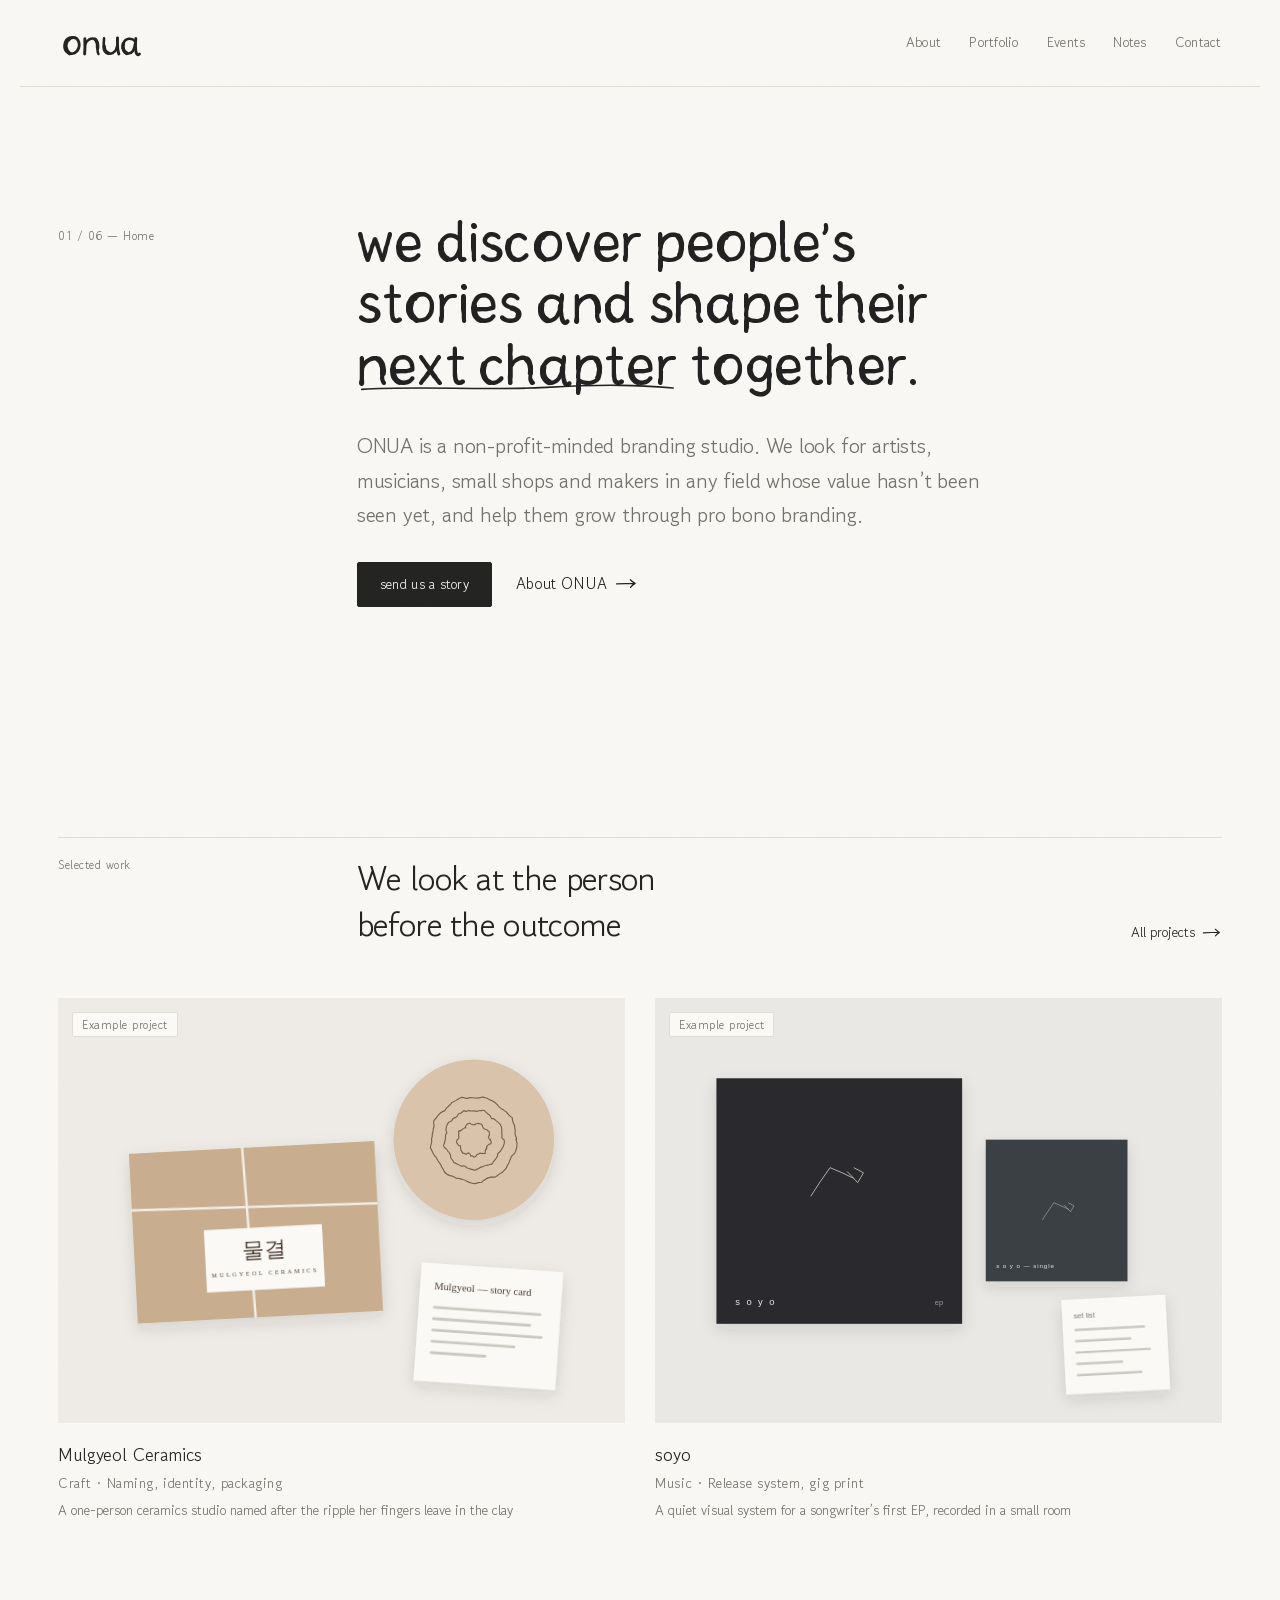
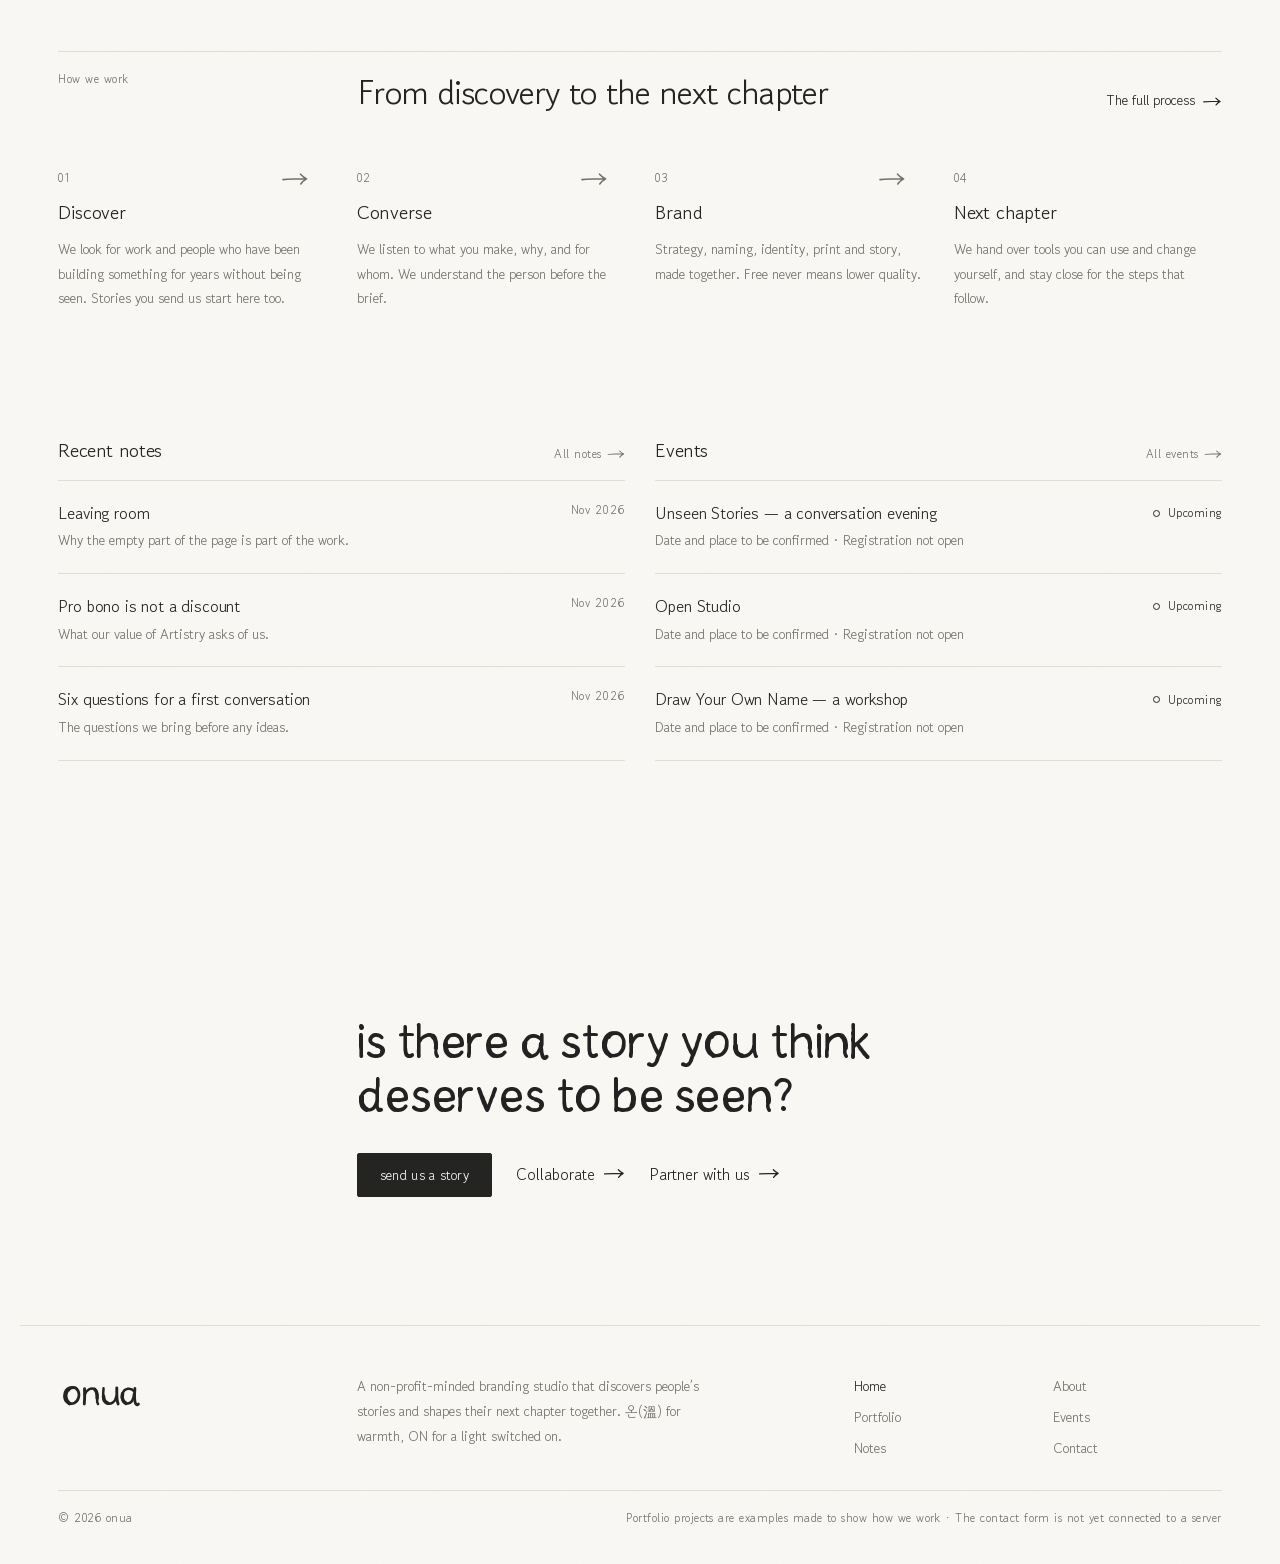
<file: index.html>
<!doctype html>
<html lang="en">
<head>
<meta charset="utf-8">
<meta name="viewport" content="width=device-width, initial-scale=1, viewport-fit=cover">
<title>onua</title>
<meta name="claude:viewport-fit-sides" content="cover">
<meta name="description" content="ONUA is a non-profit-minded branding studio that discovers people’s stories and shapes their next chapter together.">
<link rel="preconnect" href="https://fonts.googleapis.com">
<link rel="preconnect" href="https://fonts.gstatic.com" crossorigin>
<link rel="stylesheet" href="https://fonts.googleapis.com/css2?family=Gowun+Dodum&display=swap">
<link rel="stylesheet" href="styles.css">
<link rel="icon" href="assets/logo/onua-wordmark.svg" type="image/svg+xml">
<script>document.documentElement.classList.add('js')</script>
</head>
<body>
<a class="skip" href="#main">Skip to content</a>
<svg width="0" height="0" style="position:absolute" aria-hidden="true" focusable="false"><filter id="hand-ink" x="-2%" y="-10%" width="104%" height="120%"><feTurbulence type="fractalNoise" baseFrequency="0.9" numOctaves="2" seed="4" result="g"/><feDisplacementMap in="SourceGraphic" in2="g" scale="1.1" xChannelSelector="R" yChannelSelector="G"/></filter></svg>

<header class="site-header wrap">
  <a class="brand" href="index.html" aria-current="page"><img src="assets/logo/onua-wordmark.svg" alt="onua, home" width="380" height="170"></a>
  <button class="nav-toggle" type="button" aria-expanded="false" aria-controls="site-menu">Menu</button>
  <nav aria-label="Main">
    <ul class="nav-list" id="site-menu">
      <li><a href="about.html">About</a></li>
      <li><a href="portfolio.html">Portfolio</a></li>
      <li><a href="events.html">Events</a></li>
      <li><a href="notes.html">Notes</a></li>
      <li><a href="contact.html">Contact</a></li>
    </ul>
  </nav>
</header>

<main id="main" tabindex="-1">
  <section class="wrap grid hero" aria-labelledby="hero-title">
    <p class="meta num">01 / 06 — Home</p>
    <div class="hero-text">
      <h1 id="hero-title">We discover people’s stories and shape their <span class="under">next chapter</span> together.</h1>
      <p class="lead">ONUA is a non-profit-minded branding studio. We look for artists, musicians, small shops and makers in any field whose value hasn’t been seen yet, and help them grow through pro bono branding.</p>
      <div class="btn-row">
        <a class="btn" href="contact.html">Send us a story</a>
        <a class="arrow link" href="about.html">About ONUA</a>
      </div>
    </div>
  </section>

  <section class="wrap section" aria-labelledby="works-title">
    <div class="section-head">
      <p class="meta">Selected work</p>
      <h2 id="works-title">We look at the person before the outcome</h2>
      <a class="aside arrow link" href="portfolio.html">All projects</a>
    </div>
    <ul class="works works--home">
      <li>
        <a class="work" href="portfolio.html#mulgyeol">
          <div class="work-img"><img src="assets/projects/mulgyeol.svg" alt="A kraft-wrapped bundle of bowls with a Mulgyeol label, a clay disc stamped with a ripple mark, and a story card" width="1200" height="900" loading="lazy"><span class="badge">Example project</span></div>
          <div class="work-caption"><h3>Mulgyeol Ceramics</h3><span class="go" aria-hidden="true"></span><p class="meta">Craft · Naming, identity, packaging</p><p>A one-person ceramics studio named after the ripple her fingers leave in the clay</p></div>
        </a>
      </li>
      <li>
        <a class="work" href="portfolio.html#soyo">
          <div class="work-img"><img src="assets/projects/soyo.svg" alt="A dark grey EP cover, a single cover and a small set-list card" width="1200" height="900" loading="lazy"><span class="badge">Example project</span></div>
          <div class="work-caption"><h3>soyo</h3><span class="go" aria-hidden="true"></span><p class="meta">Music · Release system, gig print</p><p>A quiet visual system for a songwriter’s first EP, recorded in a small room</p></div>
        </a>
      </li>
    </ul>
  </section>

  <section class="wrap section" aria-labelledby="process-title">
    <div class="section-head">
      <p class="meta">How we work</p>
      <h2 id="process-title">From discovery to the next chapter</h2>
      <a class="aside arrow link" href="about.html#how">The full process</a>
    </div>
    <ol class="process">
      <li><h3>Discover</h3><p>We look for work and people who have been building something for years without being seen. Stories you send us start here too.</p></li>
      <li><h3>Converse</h3><p>We listen to what you make, why, and for whom. We understand the person before the brief.</p></li>
      <li><h3>Brand</h3><p>Strategy, naming, identity, print and story, made together. Free never means lower quality.</p></li>
      <li><h3>Next chapter</h3><p>We hand over tools you can use and change yourself, and stay close for the steps that follow.</p></li>
    </ol>
  </section>

  <section class="wrap section" aria-label="Recent notes and events">
    <div class="split">
      <div>
        <div class="list-head"><h2>Recent notes</h2><a class="arrow link meta" href="notes.html">All notes</a></div>
        <ul class="entry-list">
          <li><a href="notes.html#yeobaek"><h3>Leaving room</h3><span class="meta num">Nov 2026</span><p>Why the empty part of the page is part of the work.</p></a></li>
          <li><a href="notes.html#not-discount"><h3>Pro bono is not a discount</h3><span class="meta num">Nov 2026</span><p>What our value of Artistry asks of us.</p></a></li>
          <li><a href="notes.html#six-questions"><h3>Six questions for a first conversation</h3><span class="meta num">Nov 2026</span><p>The questions we bring before any ideas.</p></a></li>
        </ul>
      </div>
      <div>
        <div class="list-head"><h2>Events</h2><a class="arrow link meta" href="events.html">All events</a></div>
        <ul class="entry-list">
          <li><a href="events.html#ev-talk"><h3>Unseen Stories — a conversation evening</h3><span class="status status--upcoming">Upcoming</span><p>Date and place to be confirmed · Registration not open</p></a></li>
          <li><a href="events.html#ev-studio"><h3>Open Studio</h3><span class="status status--upcoming">Upcoming</span><p>Date and place to be confirmed · Registration not open</p></a></li>
          <li><a href="events.html#ev-workshop"><h3>Draw Your Own Name — a workshop</h3><span class="status status--upcoming">Upcoming</span><p>Date and place to be confirmed · Registration not open</p></a></li>
        </ul>
      </div>
    </div>
  </section>

  <section class="wrap send" aria-labelledby="send-title">
    <div class="grid">
      <h2 id="send-title">Is there a story you think deserves to be seen?</h2>
      <div class="send-actions btn-row">
        <a class="btn" href="contact.html#story">Send us a story</a>
        <a class="arrow link" href="contact.html#collab">Collaborate</a>
        <a class="arrow link" href="contact.html#partner">Partner with us</a>
      </div>
    </div>
  </section>
</main>

<footer class="site-footer wrap">
  <div class="footer-brand"><img src="assets/logo/onua-wordmark.svg" alt="onua" width="380" height="170"></div>
  <p class="footer-text">A non-profit-minded branding studio that discovers people’s stories and shapes their next chapter together. <span lang="ko">온</span>(溫) for warmth, ON for a light switched on.</p>
  <nav class="footer-nav" aria-label="Footer">
    <ul>
      <li><a href="index.html" aria-current="page">Home</a></li>
      <li><a href="about.html">About</a></li>
      <li><a href="portfolio.html">Portfolio</a></li>
      <li><a href="events.html">Events</a></li>
      <li><a href="notes.html">Notes</a></li>
      <li><a href="contact.html">Contact</a></li>
    </ul>
  </nav>
  <p class="footer-fine meta"><span>© 2026 onua</span><span>Portfolio projects are examples made to show how we work · The contact form is not yet connected to a server</span></p>
</footer>

<script src="script.js" defer></script>
</body>
</html>
</file>
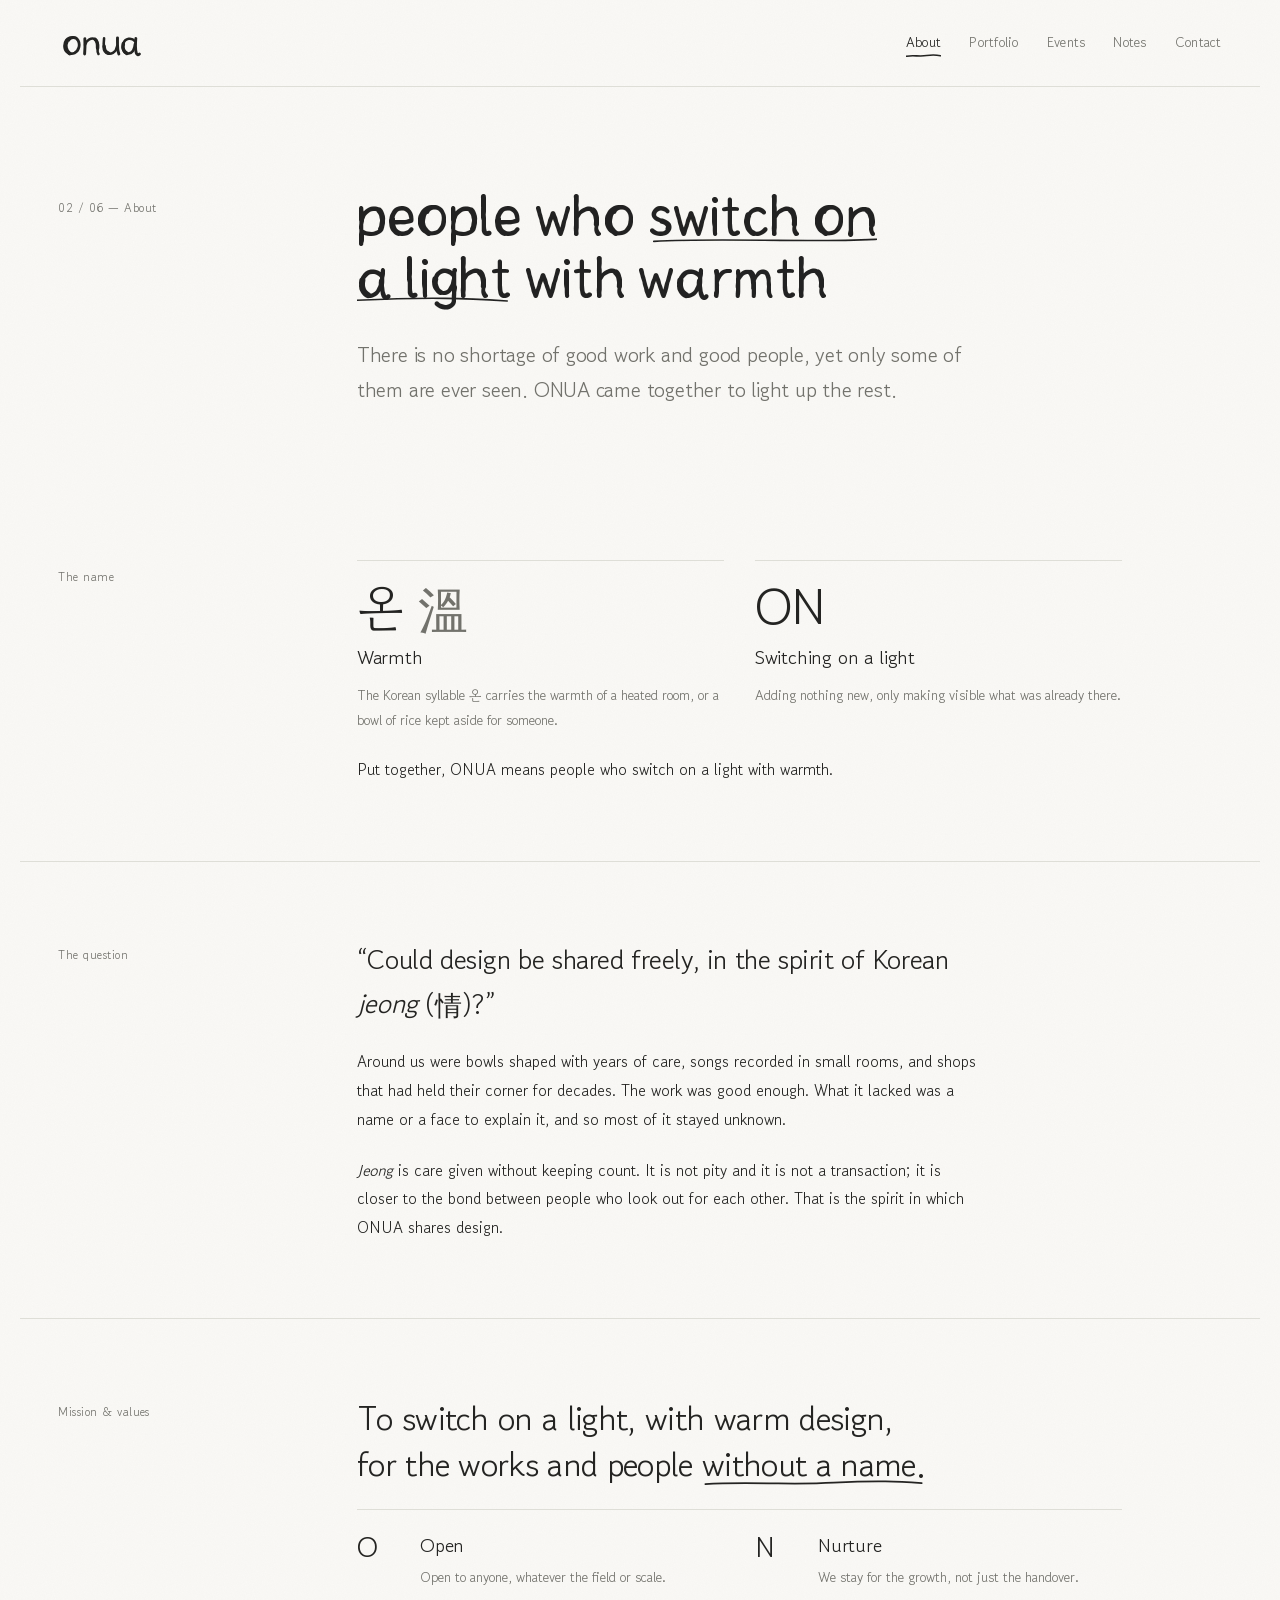
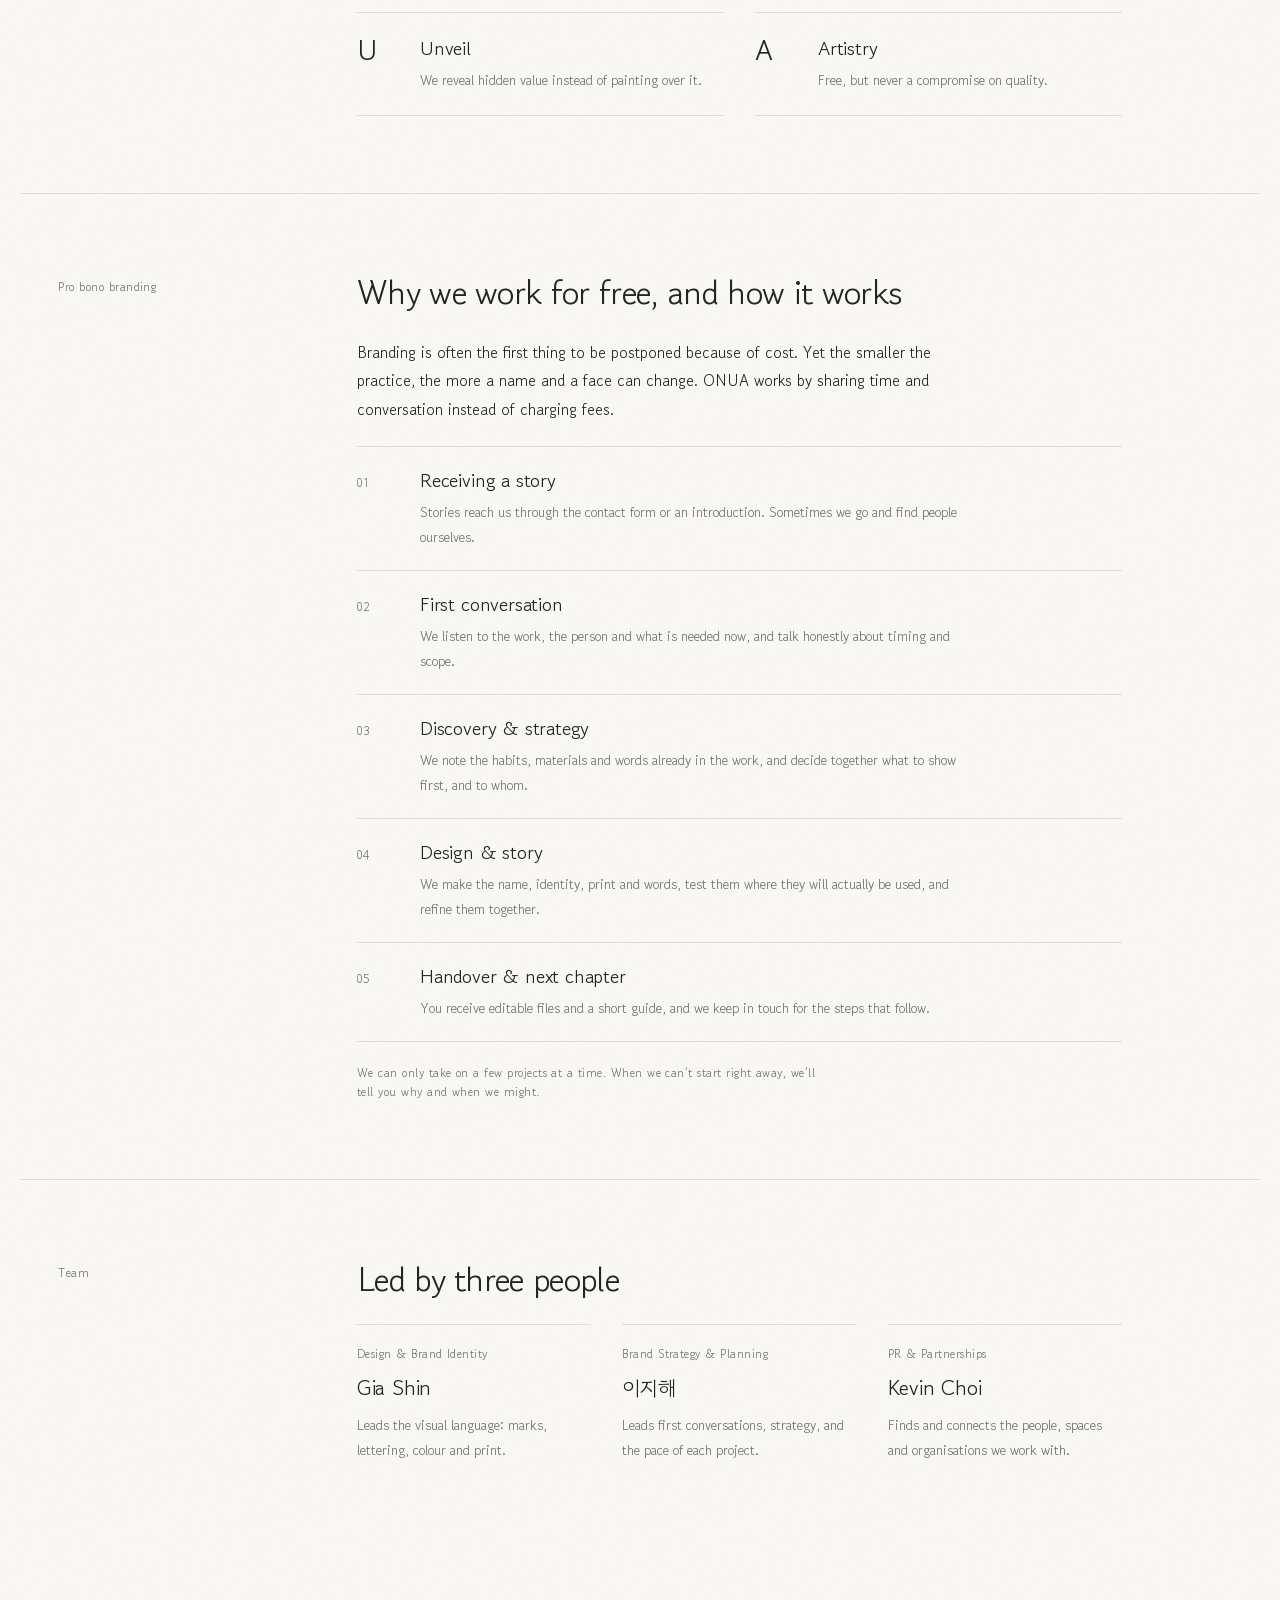
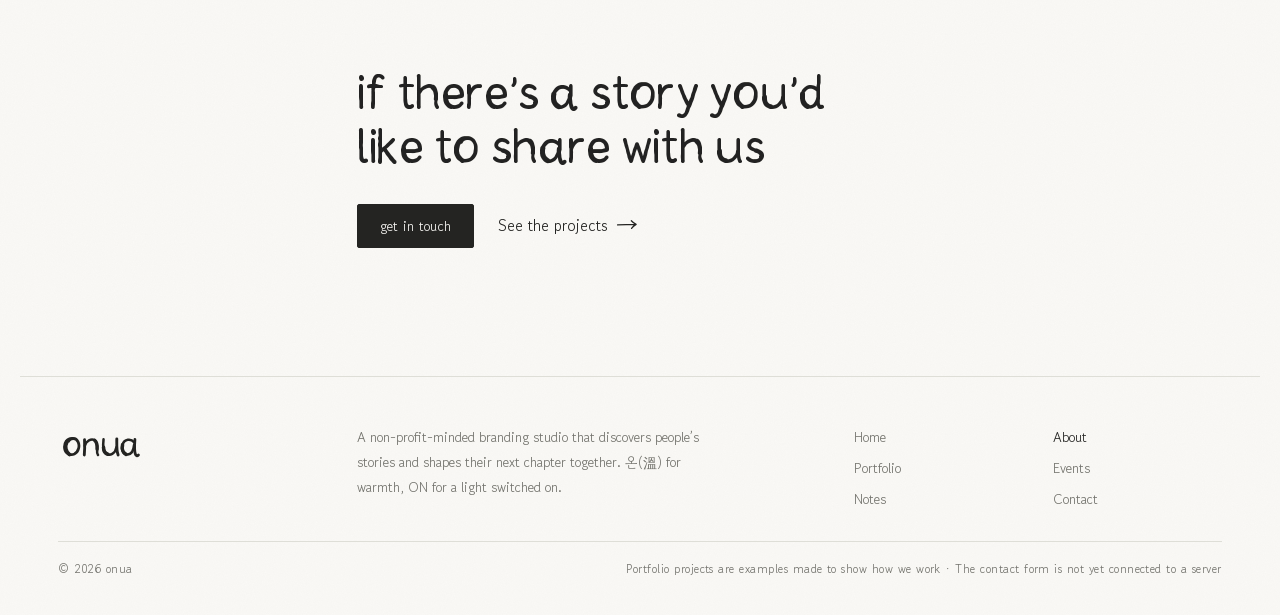
<file: about.html>
<!doctype html>
<html lang="en">
<head>
<meta charset="utf-8">
<meta name="viewport" content="width=device-width, initial-scale=1, viewport-fit=cover">
<title>About · onua</title>
<meta name="description" content="What the name ONUA means, the question it began with, our mission and O·N·U·A values, how pro bono branding works, and the team.">
<link rel="preconnect" href="https://fonts.googleapis.com">
<link rel="preconnect" href="https://fonts.gstatic.com" crossorigin>
<link rel="stylesheet" href="https://fonts.googleapis.com/css2?family=Gowun+Dodum&display=swap">
<link rel="stylesheet" href="styles.css">
<link rel="icon" href="assets/logo/onua-wordmark.svg" type="image/svg+xml">
<script>document.documentElement.classList.add('js')</script>
</head>
<body>
<a class="skip" href="#main">Skip to content</a>
<svg width="0" height="0" style="position:absolute" aria-hidden="true" focusable="false"><filter id="hand-ink" x="-2%" y="-10%" width="104%" height="120%"><feTurbulence type="fractalNoise" baseFrequency="0.9" numOctaves="2" seed="4" result="g"/><feDisplacementMap in="SourceGraphic" in2="g" scale="1.1" xChannelSelector="R" yChannelSelector="G"/></filter></svg>

<header class="site-header wrap">
  <a class="brand" href="index.html"><img src="assets/logo/onua-wordmark.svg" alt="onua, home" width="380" height="170"></a>
  <button class="nav-toggle" type="button" aria-expanded="false" aria-controls="site-menu">Menu</button>
  <nav aria-label="Main">
    <ul class="nav-list" id="site-menu">
      <li><a href="about.html" aria-current="page">About</a></li>
      <li><a href="portfolio.html">Portfolio</a></li>
      <li><a href="events.html">Events</a></li>
      <li><a href="notes.html">Notes</a></li>
      <li><a href="contact.html">Contact</a></li>
    </ul>
  </nav>
</header>

<main id="main" tabindex="-1">
  <section class="wrap grid page-intro" aria-labelledby="page-title">
    <p class="meta num">02 / 06 — About</p>
    <div class="intro-text">
      <h1 id="page-title">People who <span class="under">switch on a light</span> with warmth</h1>
      <p class="lead muted">There is no shortage of good work and good people, yet only some of them are ever seen. ONUA came together to light up the rest.</p>
    </div>
  </section>

  <section class="wrap grid block" aria-labelledby="name-title">
    <p class="meta">The name</p>
    <div class="block-body">
      <h2 id="name-title" class="visually-hidden">What the name means</h2>
      <div class="name-pair">
        <div><span class="big"><span lang="ko">온</span> <span class="muted" lang="zh">溫</span></span><h3>Warmth</h3><p>The Korean syllable <span lang="ko">온</span> carries the warmth of a heated room, or a bowl of rice kept aside for someone.</p></div>
        <div><span class="big">ON</span><h3>Switching on a light</h3><p>Adding nothing new, only making visible what was already there.</p></div>
      </div>
      <p>Put together, ONUA means people who switch on a light with warmth.</p>
    </div>
  </section>

  <section class="wrap grid block" aria-labelledby="story-title">
    <p class="meta">The question</p>
    <div class="block-body">
      <h2 id="story-title" class="visually-hidden">The question we began with</h2>
      <blockquote><p>“Could design be shared freely, in the spirit of Korean <i>jeong</i> (<span lang="zh">情</span>)?”</p></blockquote>
      <p>Around us were bowls shaped with years of care, songs recorded in small rooms, and shops that had held their corner for decades. The work was good enough. What it lacked was a name or a face to explain it, and so most of it stayed unknown.</p>
      <p><i>Jeong</i> is care given without keeping count. It is not pity and it is not a transaction; it is closer to the bond between people who look out for each other. That is the spirit in which ONUA shares design.</p>
    </div>
  </section>

  <section class="wrap grid block" aria-labelledby="mission-title">
    <p class="meta" id="mission-title">Mission &amp; values</p>
    <div class="block-body">
      <h2>To switch on a light, with warm design, for the works and people <span class="under">without a name.</span></h2>
      <ul class="values" aria-label="O·N·U·A values">
        <li><span class="letter" aria-hidden="true">O</span><h3>Open</h3><p>Open to anyone, whatever the field or scale.</p></li>
        <li><span class="letter" aria-hidden="true">N</span><h3>Nurture</h3><p>We stay for the growth, not just the handover.</p></li>
        <li><span class="letter" aria-hidden="true">U</span><h3>Unveil</h3><p>We reveal hidden value instead of painting over it.</p></li>
        <li><span class="letter" aria-hidden="true">A</span><h3>Artistry</h3><p>Free, but never a compromise on quality.</p></li>
      </ul>
    </div>
  </section>

  <section class="wrap grid block" id="how" aria-labelledby="how-title">
    <p class="meta">Pro bono branding</p>
    <div class="block-body">
      <h2 id="how-title">Why we work for free, and how it works</h2>
      <p>Branding is often the first thing to be postponed because of cost. Yet the smaller the practice, the more a name and a face can change. ONUA works by sharing time and conversation instead of charging fees.</p>
      <ol class="steps">
        <li><h3>Receiving a story</h3><p>Stories reach us through the contact form or an introduction. Sometimes we go and find people ourselves.</p></li>
        <li><h3>First conversation</h3><p>We listen to the work, the person and what is needed now, and talk honestly about timing and scope.</p></li>
        <li><h3>Discovery &amp; strategy</h3><p>We note the habits, materials and words already in the work, and decide together what to show first, and to whom.</p></li>
        <li><h3>Design &amp; story</h3><p>We make the name, identity, print and words, test them where they will actually be used, and refine them together.</p></li>
        <li><h3>Handover &amp; next chapter</h3><p>You receive editable files and a short guide, and we keep in touch for the steps that follow.</p></li>
      </ol>
      <p class="meta">We can only take on a few projects at a time. When we can’t start right away, we’ll tell you why and when we might.</p>
    </div>
  </section>

  <section class="wrap grid block" aria-labelledby="team-title">
    <p class="meta">Team</p>
    <div class="block-body">
      <h2 id="team-title">Led by three people</h2>
      <ul class="team">
        <li><span class="role">Design &amp; Brand Identity</span><h3>Gia Shin</h3><p>Leads the visual language: marks, lettering, colour and print.</p></li>
        <li><span class="role">Brand Strategy &amp; Planning</span><h3 lang="ko">이지해</h3><p>Leads first conversations, strategy, and the pace of each project.</p></li>
        <li><span class="role">PR &amp; Partnerships</span><h3>Kevin Choi</h3><p>Finds and connects the people, spaces and organisations we work with.</p></li>
      </ul>
    </div>
  </section>

  <section class="wrap send" aria-labelledby="send-title">
    <div class="grid">
      <h2 id="send-title">If there’s a story you’d like to share with us</h2>
      <div class="send-actions btn-row"><a class="btn" href="contact.html">Get in touch</a><a class="arrow link" href="portfolio.html">See the projects</a></div>
    </div>
  </section>
</main>

<footer class="site-footer wrap">
  <div class="footer-brand"><img src="assets/logo/onua-wordmark.svg" alt="onua" width="380" height="170"></div>
  <p class="footer-text">A non-profit-minded branding studio that discovers people’s stories and shapes their next chapter together. <span lang="ko">온</span>(溫) for warmth, ON for a light switched on.</p>
  <nav class="footer-nav" aria-label="Footer">
    <ul>
      <li><a href="index.html">Home</a></li>
      <li><a href="about.html" aria-current="page">About</a></li>
      <li><a href="portfolio.html">Portfolio</a></li>
      <li><a href="events.html">Events</a></li>
      <li><a href="notes.html">Notes</a></li>
      <li><a href="contact.html">Contact</a></li>
    </ul>
  </nav>
  <p class="footer-fine meta"><span>© 2026 onua</span><span>Portfolio projects are examples made to show how we work · The contact form is not yet connected to a server</span></p>
</footer>

<script src="script.js" defer></script>
</body>
</html>
</file>
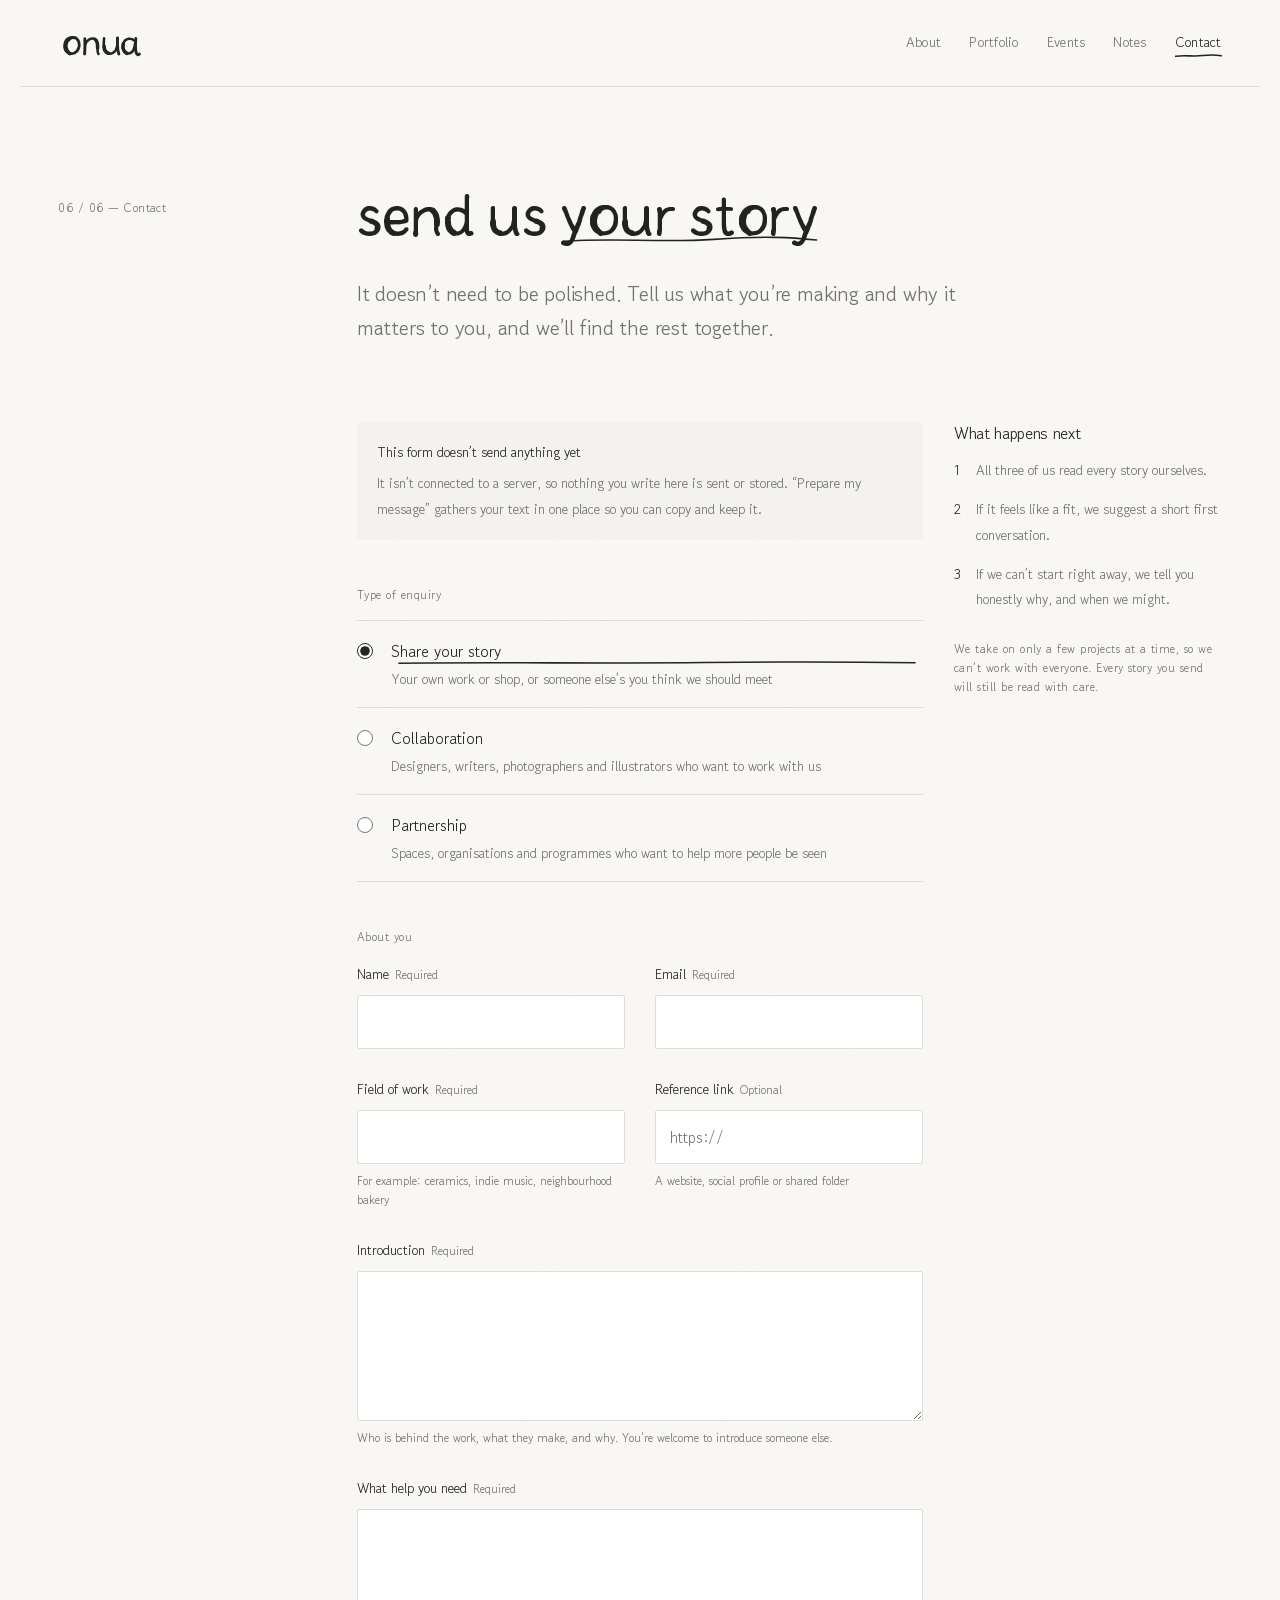
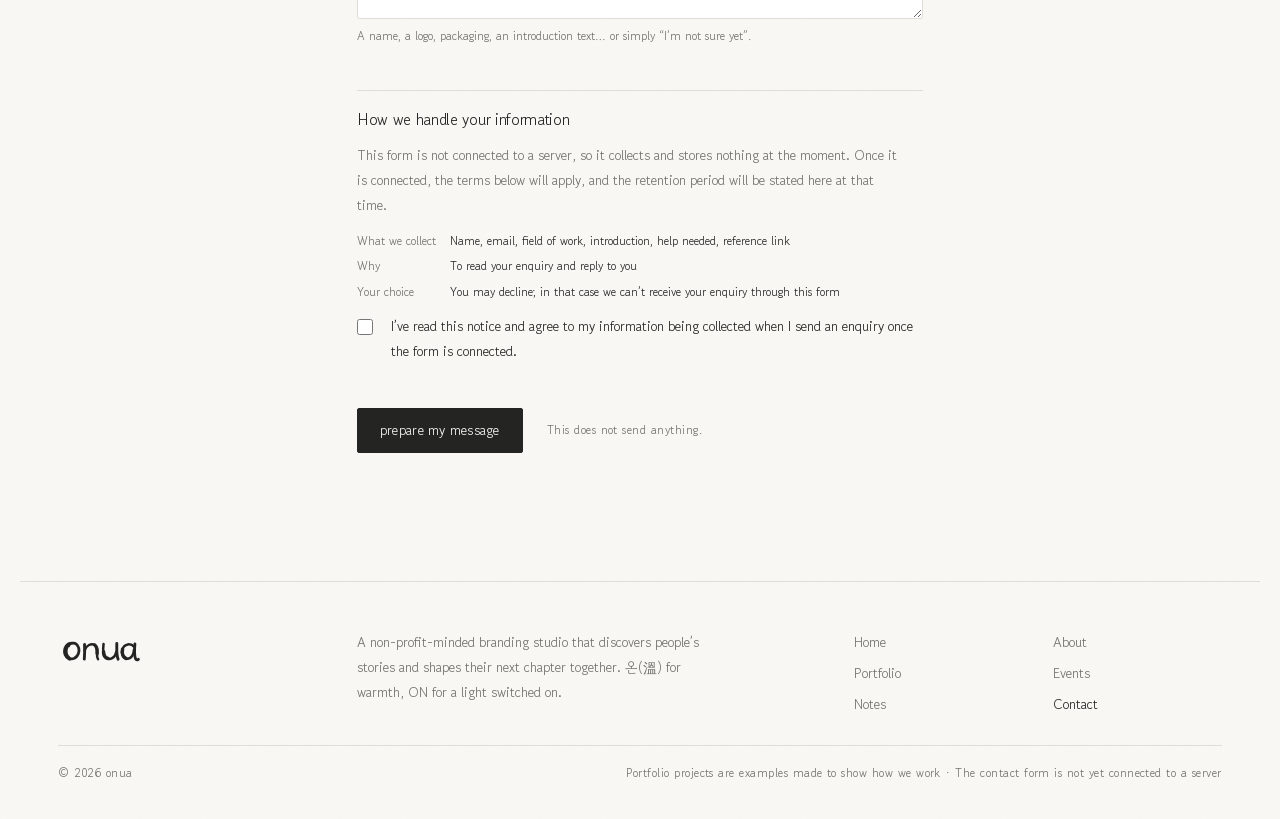
<file: contact.html>
<!doctype html>
<html lang="en">
<head>
<meta charset="utf-8">
<meta name="viewport" content="width=device-width, initial-scale=1, viewport-fit=cover">
<title>Contact · onua</title>
<meta name="description" content="Share your story, propose a collaboration or a partnership. The form is not connected to a server yet.">
<link rel="preconnect" href="https://fonts.googleapis.com">
<link rel="preconnect" href="https://fonts.gstatic.com" crossorigin>
<link rel="stylesheet" href="https://fonts.googleapis.com/css2?family=Gowun+Dodum&display=swap">
<link rel="stylesheet" href="styles.css">
<link rel="icon" href="assets/logo/onua-wordmark.svg" type="image/svg+xml">
<script>document.documentElement.classList.add('js')</script>
</head>
<body>
<a class="skip" href="#main">Skip to content</a>
<svg width="0" height="0" style="position:absolute" aria-hidden="true" focusable="false"><filter id="hand-ink" x="-2%" y="-10%" width="104%" height="120%"><feTurbulence type="fractalNoise" baseFrequency="0.9" numOctaves="2" seed="4" result="g"/><feDisplacementMap in="SourceGraphic" in2="g" scale="1.1" xChannelSelector="R" yChannelSelector="G"/></filter></svg>

<header class="site-header wrap">
  <a class="brand" href="index.html"><img src="assets/logo/onua-wordmark.svg" alt="onua, home" width="380" height="170"></a>
  <button class="nav-toggle" type="button" aria-expanded="false" aria-controls="site-menu">Menu</button>
  <nav aria-label="Main">
    <ul class="nav-list" id="site-menu">
      <li><a href="about.html">About</a></li>
      <li><a href="portfolio.html">Portfolio</a></li>
      <li><a href="events.html">Events</a></li>
      <li><a href="notes.html">Notes</a></li>
      <li><a href="contact.html" aria-current="page">Contact</a></li>
    </ul>
  </nav>
</header>

<main id="main" tabindex="-1">
  <section class="wrap grid page-intro" aria-labelledby="page-title">
    <p class="meta num">06 / 06 — Contact</p>
    <div class="intro-text">
      <h1 id="page-title">Send us <span class="under">your story</span></h1>
      <p class="lead muted">It doesn’t need to be polished. Tell us what you’re making and why it matters to you, and we’ll find the rest together.</p>
    </div>
  </section>

  <section class="wrap grid form-layout" aria-labelledby="form-title">
    <div class="form-main">
      <h2 class="visually-hidden" id="form-title">Contact form</h2>
      <div class="notice" role="note">
        <strong>This form doesn’t send anything yet</strong>
        <span class="muted">It isn’t connected to a server, so nothing you write here is sent or stored. “Prepare my message” gathers your text in one place so you can copy and keep it.</span>
      </div>

      <form id="contact-form" novalidate>
        <fieldset>
          <legend>Type of enquiry</legend>
          <div class="types">
            <label class="type" for="type-story"><input type="radio" name="type" id="type-story" value="story" checked><span class="t">Share your story</span><span class="d">Your own work or shop, or someone else’s you think we should meet</span></label>
            <label class="type" for="type-collab"><input type="radio" name="type" id="type-collab" value="collab"><span class="t">Collaboration</span><span class="d">Designers, writers, photographers and illustrators who want to work with us</span></label>
            <label class="type" for="type-partner"><input type="radio" name="type" id="type-partner" value="partner"><span class="t">Partnership</span><span class="d">Spaces, organisations and programmes who want to help more people be seen</span></label>
          </div>
        </fieldset>

        <fieldset>
          <legend>About you</legend>
          <div class="fields">
            <div class="field"><label for="name">Name<span class="req">Required</span></label><input id="name" type="text" autocomplete="name" required aria-describedby="name-error"><span class="error" id="name-error" hidden></span></div>
            <div class="field"><label for="email">Email<span class="req">Required</span></label><input id="email" type="email" autocomplete="email" required aria-describedby="email-error"><span class="error" id="email-error" hidden></span></div>
            <div class="field"><label for="field">Field of work<span class="req">Required</span></label><input id="field" type="text" required aria-describedby="field-hint field-error"><span class="hint" id="field-hint">For example: ceramics, indie music, neighbourhood bakery</span><span class="error" id="field-error" hidden></span></div>
            <div class="field"><label for="link">Reference link<span class="opt">Optional</span></label><input id="link" type="url" placeholder="https://" aria-describedby="link-hint link-error"><span class="hint" id="link-hint">A website, social profile or shared folder</span><span class="error" id="link-error" hidden></span></div>
            <div class="field field--wide"><label for="intro">Introduction<span class="req">Required</span></label><textarea id="intro" required aria-describedby="type-hint intro-error"></textarea><span class="hint" id="type-hint">Who is behind the work, what they make, and why. You’re welcome to introduce someone else.</span><span class="error" id="intro-error" hidden></span></div>
            <div class="field field--wide"><label for="help">What help you need<span class="req">Required</span></label><textarea id="help" required style="min-height:110px" aria-describedby="help-hint help-error"></textarea><span class="hint" id="help-hint">A name, a logo, packaging, an introduction text… or simply “I’m not sure yet”.</span><span class="error" id="help-error" hidden></span></div>
          </div>
        </fieldset>

        <section class="privacy" aria-labelledby="privacy-title">
          <h2 id="privacy-title">How we handle your information</h2>
          <p class="muted">This form is not connected to a server, so it collects and stores nothing at the moment. Once it is connected, the terms below will apply, and the retention period will be stated here at that time.</p>
          <dl class="dl">
            <dt>What we collect</dt><dd>Name, email, field of work, introduction, help needed, reference link</dd>
            <dt>Why</dt><dd>To read your enquiry and reply to you</dd>
            <dt>Your choice</dt><dd>You may decline; in that case we can’t receive your enquiry through this form</dd>
          </dl>
          <label class="consent" for="consent"><input type="checkbox" id="consent" required aria-describedby="consent-error"><span>I’ve read this notice and agree to my information being collected when I send an enquiry once the form is connected.</span></label>
          <span class="error" id="consent-error" hidden></span>
        </section>

        <div class="btn-row">
          <button class="btn" type="submit">Prepare my message</button>
          <span class="meta">This does not send anything.</span>
        </div>
      </form>

      <div class="prepared" id="prepared" hidden>
        <h2 tabindex="-1">Your message is ready. It has not been sent.</h2>
        <p class="muted">Our inbox isn’t open yet. Copy this text and keep it, then send it once contact details are published on this page.</p>
        <pre id="prepared-text"></pre>
        <div class="btn-row"><button class="btn btn--ghost" type="button" id="copy-prepared">Copy text</button><span class="meta" id="copy-status" role="status" aria-live="polite"></span></div>
      </div>
    </div>

    <aside class="form-side" aria-labelledby="next-title">
      <div>
        <h2 id="next-title">What happens next</h2>
        <ol style="margin-top:14px">
          <li><p>All three of us read every story ourselves.</p></li>
          <li><p>If it feels like a fit, we suggest a short first conversation.</p></li>
          <li><p>If we can’t start right away, we tell you honestly why, and when we might.</p></li>
        </ol>
      </div>
      <p class="meta">We take on only a few projects at a time, so we can’t work with everyone. Every story you send will still be read with care.</p>
    </aside>
  </section>
</main>

<footer class="site-footer wrap">
  <div class="footer-brand"><img src="assets/logo/onua-wordmark.svg" alt="onua" width="380" height="170"></div>
  <p class="footer-text">A non-profit-minded branding studio that discovers people’s stories and shapes their next chapter together. <span lang="ko">온</span>(溫) for warmth, ON for a light switched on.</p>
  <nav class="footer-nav" aria-label="Footer">
    <ul>
      <li><a href="index.html">Home</a></li>
      <li><a href="about.html">About</a></li>
      <li><a href="portfolio.html">Portfolio</a></li>
      <li><a href="events.html">Events</a></li>
      <li><a href="notes.html">Notes</a></li>
      <li><a href="contact.html" aria-current="page">Contact</a></li>
    </ul>
  </nav>
  <p class="footer-fine meta"><span>© 2026 onua</span><span>Portfolio projects are examples made to show how we work · The contact form is not yet connected to a server</span></p>
</footer>

<script src="script.js" defer></script>
</body>
</html>
</file>
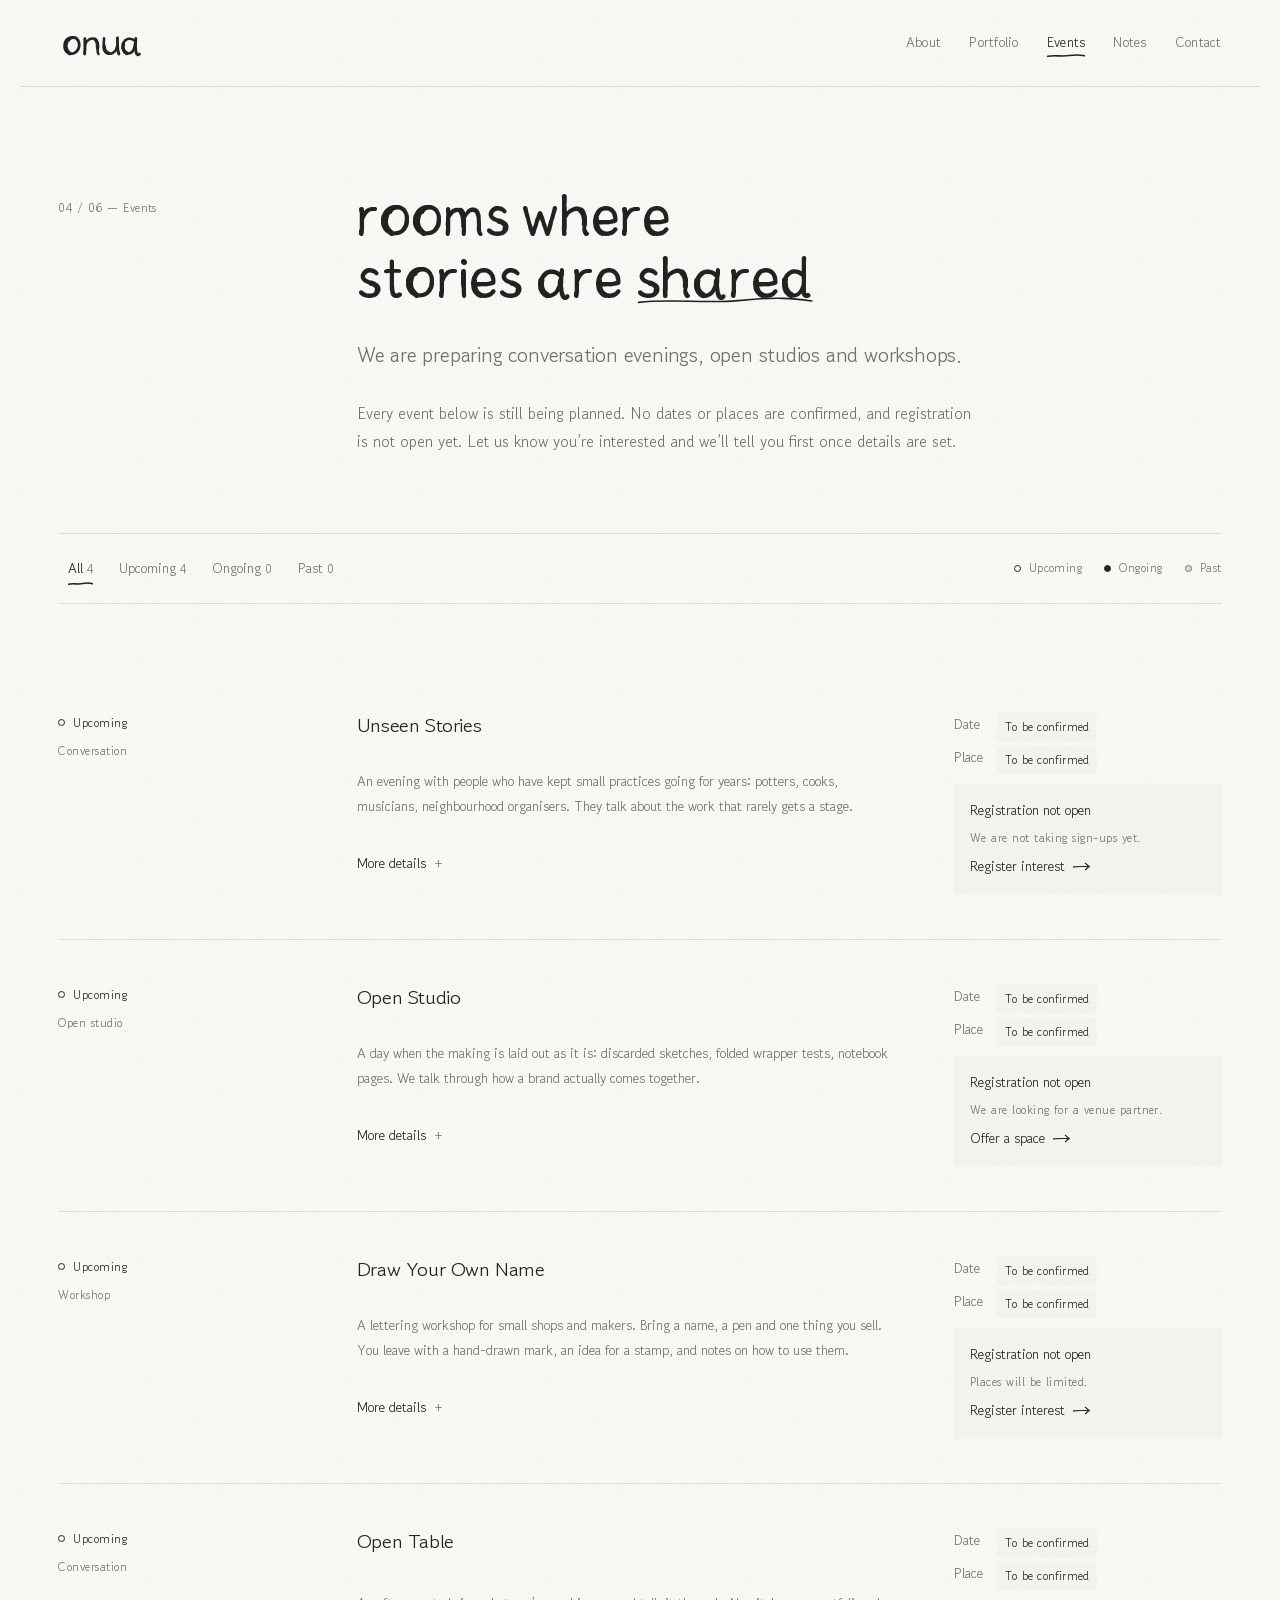
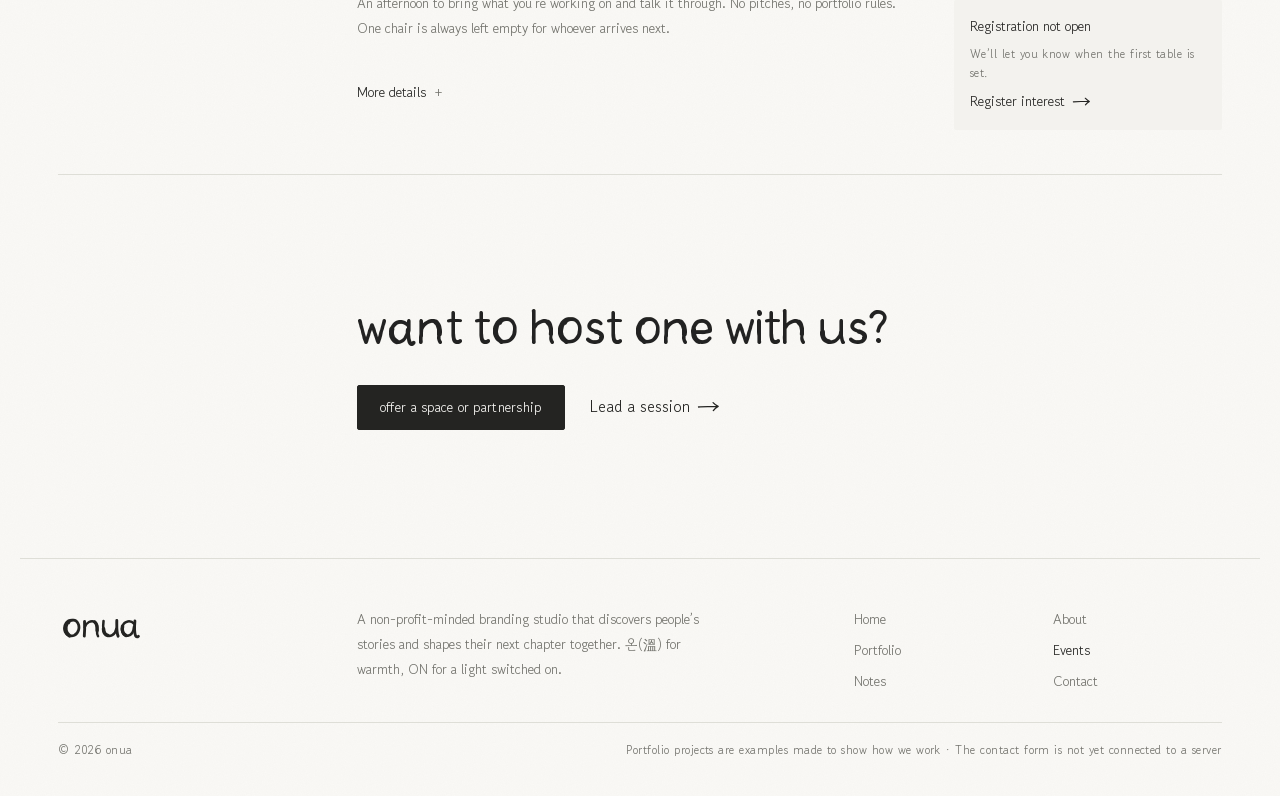
<file: events.html>
<!doctype html>
<html lang="en">
<head>
<meta charset="utf-8">
<meta name="viewport" content="width=device-width, initial-scale=1, viewport-fit=cover">
<title>Events · onua</title>
<meta name="description" content="Conversation evenings, open studios and workshops ONUA is preparing. Unconfirmed dates and registration are clearly marked.">
<link rel="preconnect" href="https://fonts.googleapis.com">
<link rel="preconnect" href="https://fonts.gstatic.com" crossorigin>
<link rel="stylesheet" href="https://fonts.googleapis.com/css2?family=Gowun+Dodum&display=swap">
<link rel="stylesheet" href="styles.css">
<link rel="icon" href="assets/logo/onua-wordmark.svg" type="image/svg+xml">
<script>document.documentElement.classList.add('js')</script>
</head>
<body>
<a class="skip" href="#main">Skip to content</a>
<svg width="0" height="0" style="position:absolute" aria-hidden="true" focusable="false"><filter id="hand-ink" x="-2%" y="-10%" width="104%" height="120%"><feTurbulence type="fractalNoise" baseFrequency="0.9" numOctaves="2" seed="4" result="g"/><feDisplacementMap in="SourceGraphic" in2="g" scale="1.1" xChannelSelector="R" yChannelSelector="G"/></filter></svg>

<header class="site-header wrap">
  <a class="brand" href="index.html"><img src="assets/logo/onua-wordmark.svg" alt="onua, home" width="380" height="170"></a>
  <button class="nav-toggle" type="button" aria-expanded="false" aria-controls="site-menu">Menu</button>
  <nav aria-label="Main">
    <ul class="nav-list" id="site-menu">
      <li><a href="about.html">About</a></li>
      <li><a href="portfolio.html">Portfolio</a></li>
      <li><a href="events.html" aria-current="page">Events</a></li>
      <li><a href="notes.html">Notes</a></li>
      <li><a href="contact.html">Contact</a></li>
    </ul>
  </nav>
</header>

<main id="main" tabindex="-1">
  <section class="wrap grid page-intro" aria-labelledby="page-title">
    <p class="meta num">04 / 06 — Events</p>
    <div class="intro-text">
      <h1 id="page-title">Rooms where stories are <span class="under">shared</span></h1>
      <p class="lead muted">We are preparing conversation evenings, open studios and workshops.</p>
      <p class="muted">Every event below is still being planned. No dates or places are confirmed, and registration is not open yet. Let us know you’re interested and we’ll tell you first once details are set.</p>
    </div>
  </section>

  <section class="wrap" aria-labelledby="list-title">
    <h2 class="visually-hidden" id="list-title">Event list</h2>
    <div class="toolbar">
      <ul class="filters" data-filter-group="event-list" data-status="event-status" data-empty="event-empty" aria-label="Filter by status">
        <li><button class="filter" type="button" data-filter="all" aria-pressed="true">All<span class="count num">4</span></button></li>
        <li><button class="filter" type="button" data-filter="upcoming" aria-pressed="false">Upcoming<span class="count num">4</span></button></li>
        <li><button class="filter" type="button" data-filter="live" aria-pressed="false">Ongoing<span class="count num">0</span></button></li>
        <li><button class="filter" type="button" data-filter="done" aria-pressed="false">Past<span class="count num">0</span></button></li>
      </ul>
      <p class="legend"><span class="status status--upcoming">Upcoming</span><span class="status status--live">Ongoing</span><span class="status status--done">Past</span></p>
    </div>
    <p class="visually-hidden" id="event-status" role="status" aria-live="polite"></p>

    <ul class="events" id="event-list">
      <li class="grid event" id="ev-talk" data-tags="upcoming">
        <div class="event-meta"><span class="status status--upcoming">Upcoming</span><span class="meta">Conversation</span></div>
        <div class="event-body">
          <h2>Unseen Stories</h2>
          <p>An evening with people who have kept small practices going for years: potters, cooks, musicians, neighbourhood organisers. They talk about the work that rarely gets a stage.</p>
          <details class="more">
            <summary>More details</summary>
            <div class="more-body">
              <ul><li>For: anyone curious about small creative practices and shops</li><li>Format: a few short talks, then open conversation</li><li>Cost: we plan to keep it free</li></ul>
            </div>
          </details>
        </div>
        <div class="event-side">
          <dl class="dl"><dt>Date</dt><dd><span class="tbd">To be confirmed</span></dd><dt>Place</dt><dd><span class="tbd">To be confirmed</span></dd></dl>
          <div class="apply"><strong>Registration not open</strong><span class="meta">We are not taking sign-ups yet.</span><a class="arrow link" href="contact.html#collab">Register interest</a></div>
        </div>
      </li>

      <li class="grid event" id="ev-studio" data-tags="upcoming">
        <div class="event-meta"><span class="status status--upcoming">Upcoming</span><span class="meta">Open studio</span></div>
        <div class="event-body">
          <h2>Open Studio</h2>
          <p>A day when the making is laid out as it is: discarded sketches, folded wrapper tests, notebook pages. We talk through how a brand actually comes together.</p>
          <details class="more">
            <summary>More details</summary>
            <div class="more-body">
              <ul><li>For: designers, students and anyone who makes things</li><li>Format: drop-in viewing with short talks</li><li>We are looking for a partner to host the space</li></ul>
            </div>
          </details>
        </div>
        <div class="event-side">
          <dl class="dl"><dt>Date</dt><dd><span class="tbd">To be confirmed</span></dd><dt>Place</dt><dd><span class="tbd">To be confirmed</span></dd></dl>
          <div class="apply"><strong>Registration not open</strong><span class="meta">We are looking for a venue partner.</span><a class="arrow link" href="contact.html#partner">Offer a space</a></div>
        </div>
      </li>

      <li class="grid event" id="ev-workshop" data-tags="upcoming">
        <div class="event-meta"><span class="status status--upcoming">Upcoming</span><span class="meta">Workshop</span></div>
        <div class="event-body">
          <h2>Draw Your Own Name</h2>
          <p>A lettering workshop for small shops and makers. Bring a name, a pen and one thing you sell. You leave with a hand-drawn mark, an idea for a stamp, and notes on how to use them.</p>
          <details class="more">
            <summary>More details</summary>
            <div class="more-body">
              <ul><li>For: makers and small shops with no design background</li><li>Format: a small group around one long table</li><li>Bring: one object you sell; paper and ink are provided</li></ul>
            </div>
          </details>
        </div>
        <div class="event-side">
          <dl class="dl"><dt>Date</dt><dd><span class="tbd">To be confirmed</span></dd><dt>Place</dt><dd><span class="tbd">To be confirmed</span></dd></dl>
          <div class="apply"><strong>Registration not open</strong><span class="meta">Places will be limited.</span><a class="arrow link" href="contact.html#story">Register interest</a></div>
        </div>
      </li>

      <li class="grid event" id="ev-table" data-tags="upcoming">
        <div class="event-meta"><span class="status status--upcoming">Upcoming</span><span class="meta">Conversation</span></div>
        <div class="event-body">
          <h2>Open Table</h2>
          <p>An afternoon to bring what you’re working on and talk it through. No pitches, no portfolio rules. One chair is always left empty for whoever arrives next.</p>
          <details class="more">
            <summary>More details</summary>
            <div class="more-body">
              <ul><li>For: makers, creatives and small teams at any stage</li><li>Format: short one-to-one conversations at a shared table</li><li>Bring: anything you’re working on, finished or not</li></ul>
            </div>
          </details>
        </div>
        <div class="event-side">
          <dl class="dl"><dt>Date</dt><dd><span class="tbd">To be confirmed</span></dd><dt>Place</dt><dd><span class="tbd">To be confirmed</span></dd></dl>
          <div class="apply"><strong>Registration not open</strong><span class="meta">We’ll let you know when the first table is set.</span><a class="arrow link" href="contact.html#story">Register interest</a></div>
        </div>
      </li>
    </ul>
    <p class="empty" id="event-empty" hidden>No events with this status yet. They will be recorded here once the first one takes place.</p>
  </section>

  <section class="wrap send" aria-labelledby="send-title">
    <div class="grid">
      <h2 id="send-title">Want to host one with us?</h2>
      <div class="send-actions btn-row"><a class="btn" href="contact.html#partner">Offer a space or partnership</a><a class="arrow link" href="contact.html#collab">Lead a session</a></div>
    </div>
  </section>
</main>

<footer class="site-footer wrap">
  <div class="footer-brand"><img src="assets/logo/onua-wordmark.svg" alt="onua" width="380" height="170"></div>
  <p class="footer-text">A non-profit-minded branding studio that discovers people’s stories and shapes their next chapter together. <span lang="ko">온</span>(溫) for warmth, ON for a light switched on.</p>
  <nav class="footer-nav" aria-label="Footer">
    <ul>
      <li><a href="index.html">Home</a></li>
      <li><a href="about.html">About</a></li>
      <li><a href="portfolio.html">Portfolio</a></li>
      <li><a href="events.html" aria-current="page">Events</a></li>
      <li><a href="notes.html">Notes</a></li>
      <li><a href="contact.html">Contact</a></li>
    </ul>
  </nav>
  <p class="footer-fine meta"><span>© 2026 onua</span><span>Portfolio projects are examples made to show how we work · The contact form is not yet connected to a server</span></p>
</footer>

<script src="script.js" defer></script>
</body>
</html>
</file>
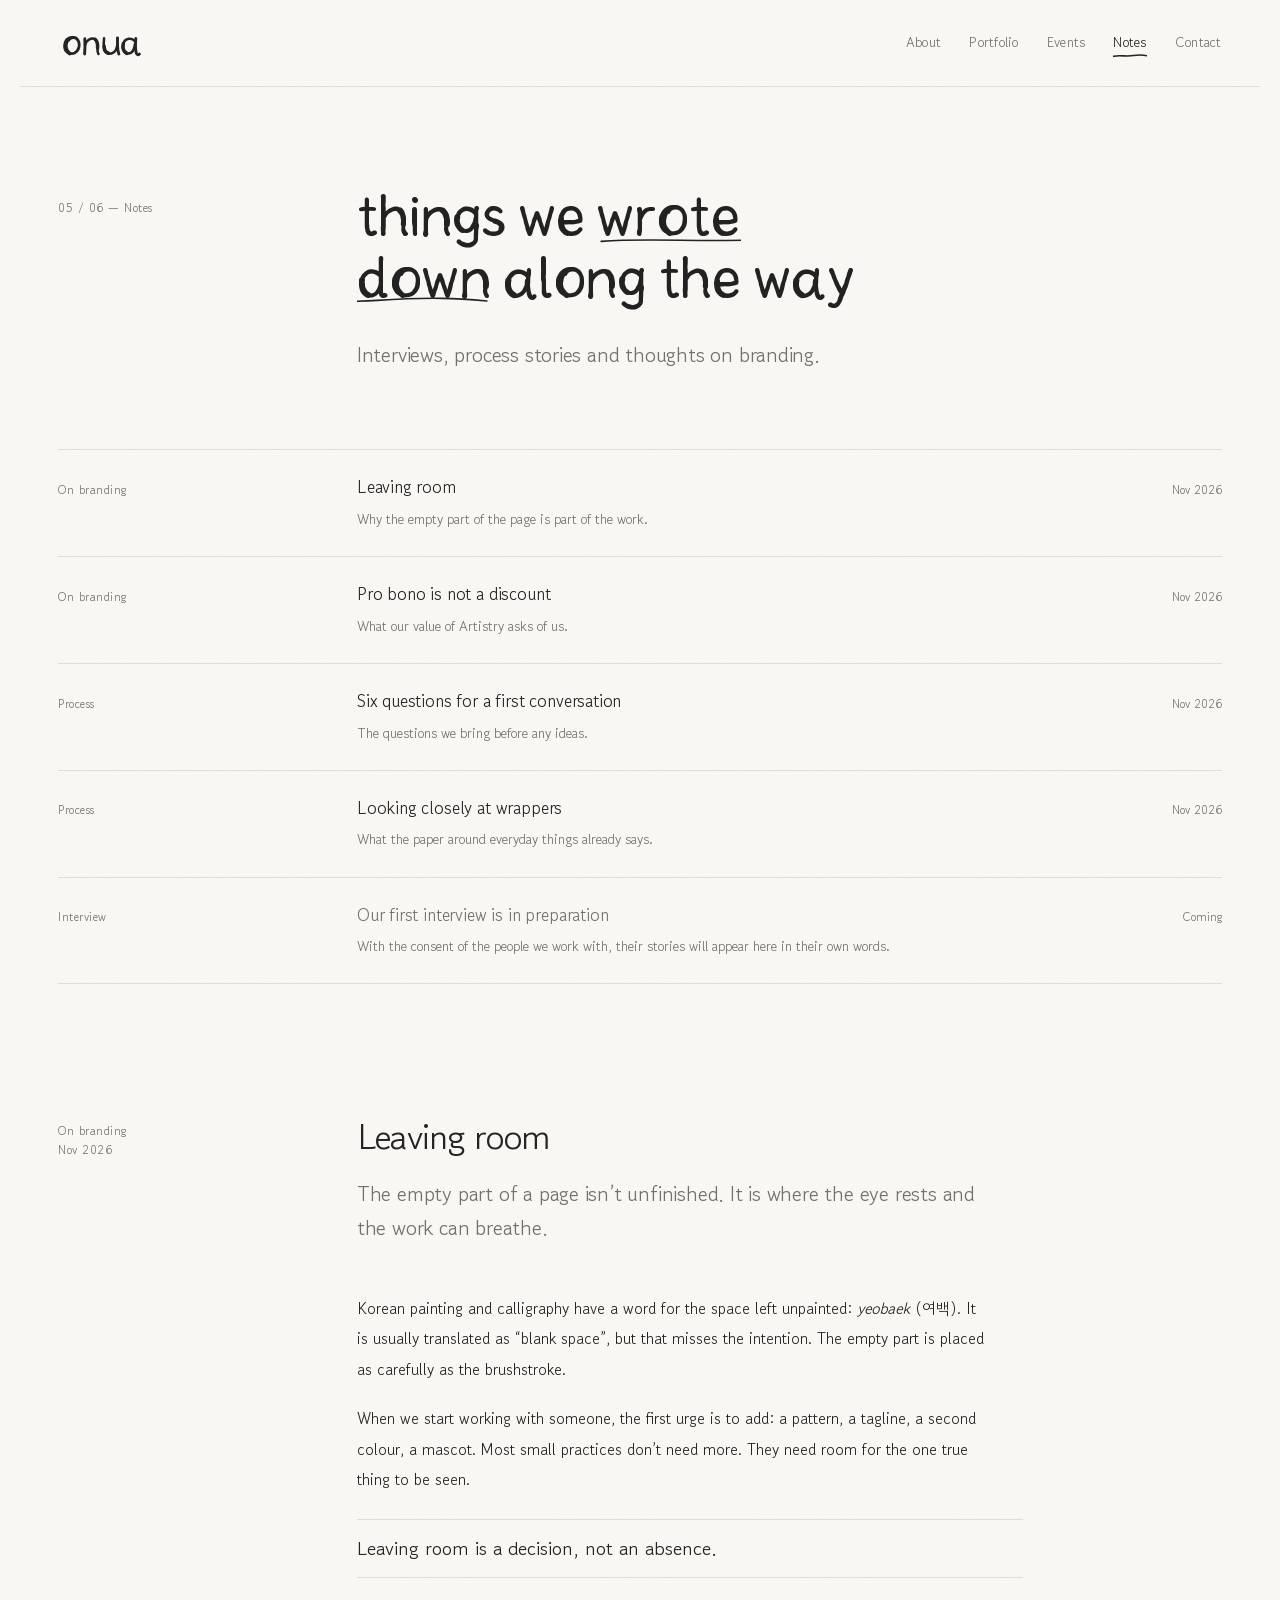
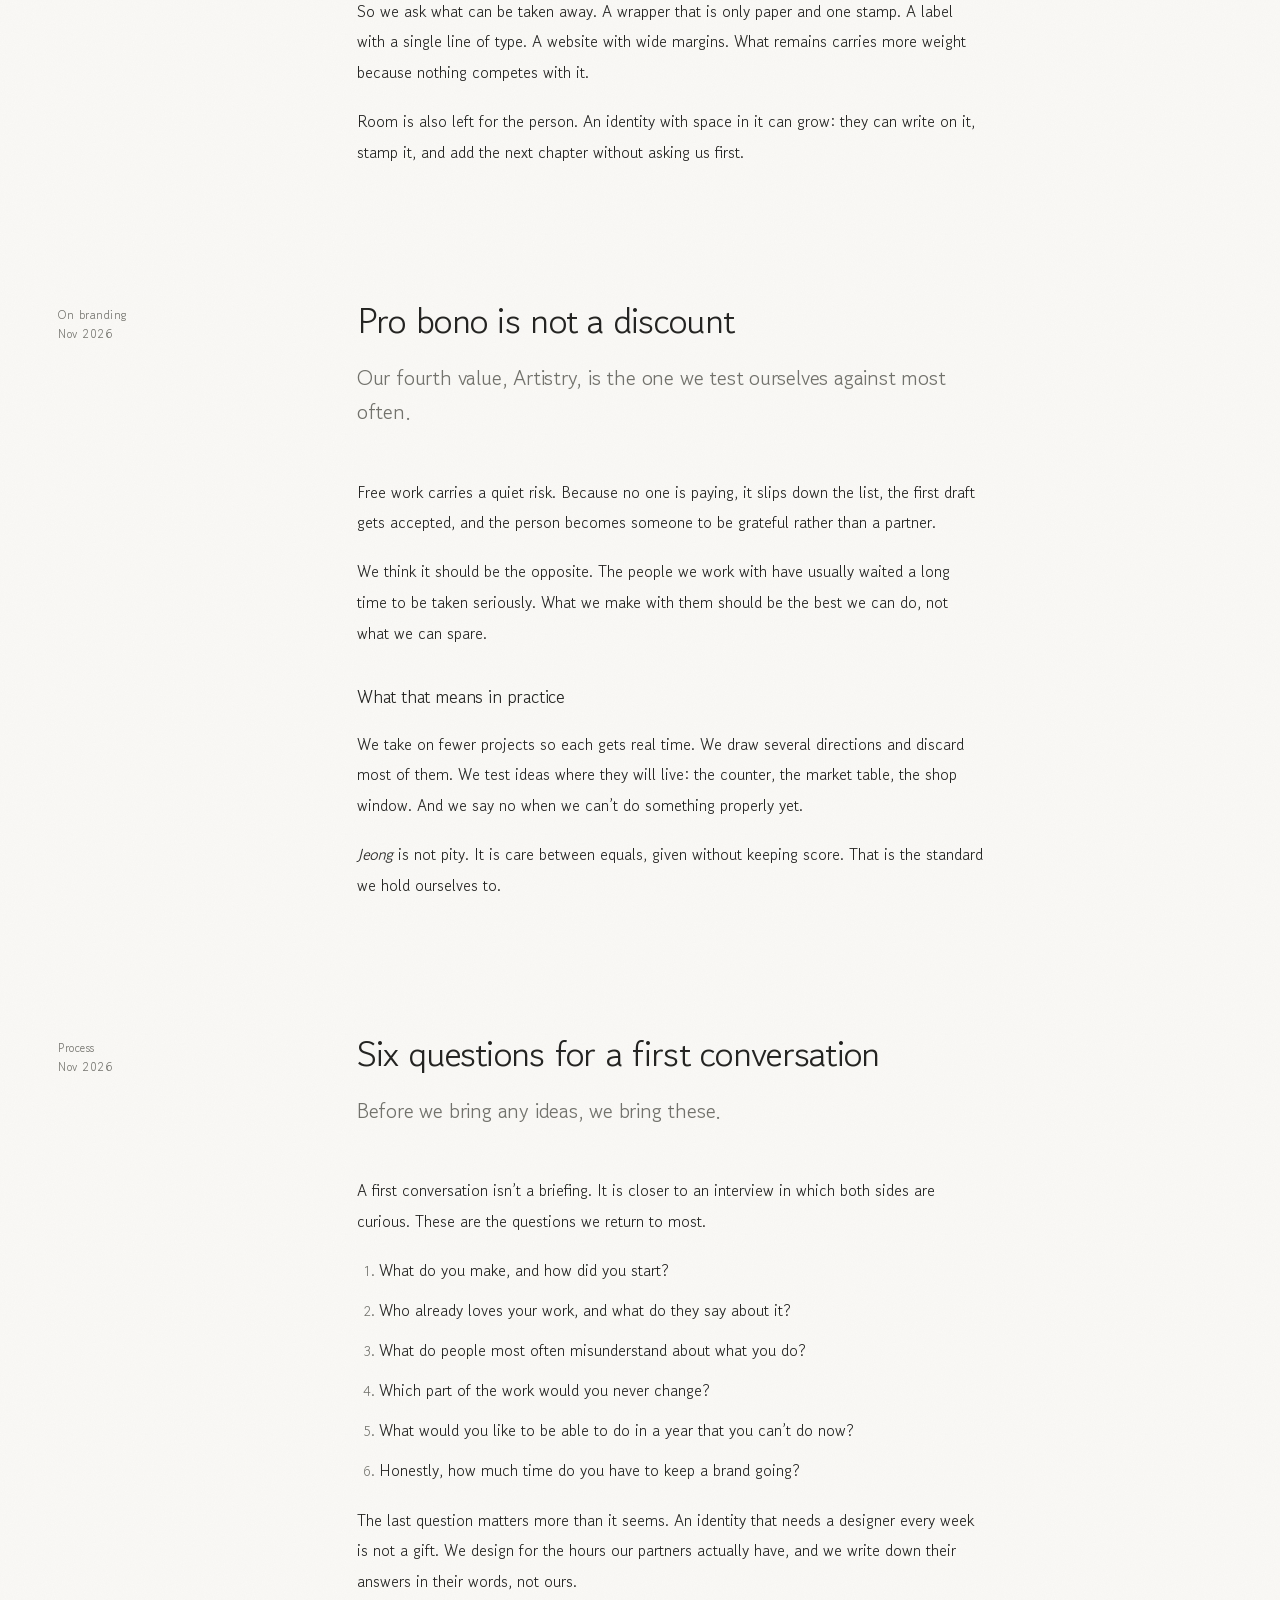
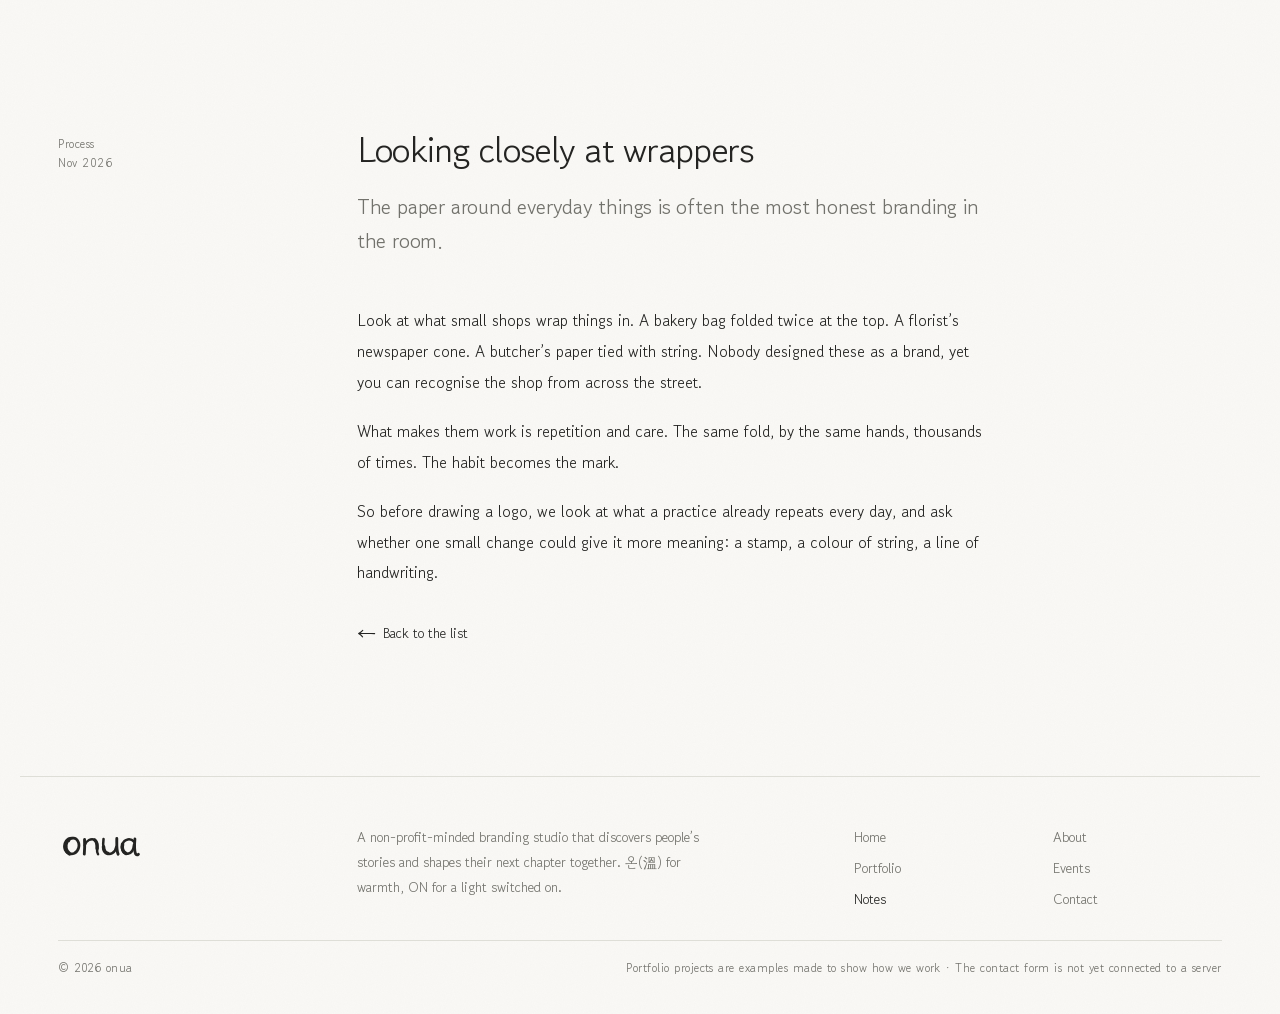
<file: notes.html>
<!doctype html>
<html lang="en">
<head>
<meta charset="utf-8">
<meta name="viewport" content="width=device-width, initial-scale=1, viewport-fit=cover">
<title>Notes · onua</title>
<meta name="description" content="An editorial archive of interviews, process stories and thoughts on branding from the ONUA studio.">
<link rel="preconnect" href="https://fonts.googleapis.com">
<link rel="preconnect" href="https://fonts.gstatic.com" crossorigin>
<link rel="stylesheet" href="https://fonts.googleapis.com/css2?family=Gowun+Dodum&display=swap">
<link rel="stylesheet" href="styles.css">
<link rel="icon" href="assets/logo/onua-wordmark.svg" type="image/svg+xml">
<script>document.documentElement.classList.add('js')</script>
</head>
<body>
<a class="skip" href="#main">Skip to content</a>
<svg width="0" height="0" style="position:absolute" aria-hidden="true" focusable="false"><filter id="hand-ink" x="-2%" y="-10%" width="104%" height="120%"><feTurbulence type="fractalNoise" baseFrequency="0.9" numOctaves="2" seed="4" result="g"/><feDisplacementMap in="SourceGraphic" in2="g" scale="1.1" xChannelSelector="R" yChannelSelector="G"/></filter></svg>

<header class="site-header wrap">
  <a class="brand" href="index.html"><img src="assets/logo/onua-wordmark.svg" alt="onua, home" width="380" height="170"></a>
  <button class="nav-toggle" type="button" aria-expanded="false" aria-controls="site-menu">Menu</button>
  <nav aria-label="Main">
    <ul class="nav-list" id="site-menu">
      <li><a href="about.html">About</a></li>
      <li><a href="portfolio.html">Portfolio</a></li>
      <li><a href="events.html">Events</a></li>
      <li><a href="notes.html" aria-current="page">Notes</a></li>
      <li><a href="contact.html">Contact</a></li>
    </ul>
  </nav>
</header>

<main id="main" tabindex="-1">
  <section class="wrap grid page-intro" aria-labelledby="page-title">
    <p class="meta num">05 / 06 — Notes</p>
    <div class="intro-text">
      <h1 id="page-title">Things we <span class="under">wrote down</span> along the way</h1>
      <p class="lead muted">Interviews, process stories and thoughts on branding.</p>
    </div>
  </section>

  <section class="wrap" aria-labelledby="archive-title">
    <h2 class="visually-hidden" id="archive-title">All notes</h2>
    <ol class="archive">
      <li><a href="#yeobaek"><span class="cat">On branding</span><h3>Leaving room</h3><time class="num" datetime="2026-11">Nov 2026</time><p>Why the empty part of the page is part of the work.</p></a></li>
      <li><a href="#not-discount"><span class="cat">On branding</span><h3>Pro bono is not a discount</h3><time class="num" datetime="2026-11">Nov 2026</time><p>What our value of Artistry asks of us.</p></a></li>
      <li><a href="#six-questions"><span class="cat">Process</span><h3>Six questions for a first conversation</h3><time class="num" datetime="2026-11">Nov 2026</time><p>The questions we bring before any ideas.</p></a></li>
      <li><a href="#wrappers"><span class="cat">Process</span><h3>Looking closely at wrappers</h3><time class="num" datetime="2026-11">Nov 2026</time><p>What the paper around everyday things already says.</p></a></li>
      <li><div class="soon"><span class="cat">Interview</span><h3>Our first interview is in preparation</h3><span class="date">Coming</span><p>With the consent of the people we work with, their stories will appear here in their own words.</p></div></li>
    </ol>
  </section>

  <article class="wrap article" id="yeobaek" aria-labelledby="a1-title">
    <div class="grid article-head">
      <p class="meta">On branding<br><span class="num">Nov 2026</span></p>
      <div class="head-text"><h2 id="a1-title">Leaving room</h2><p class="lead">The empty part of a page isn’t unfinished. It is where the eye rests and the work can breathe.</p></div>
    </div>
    <div class="grid">
      <div class="article-body">
        <p>Korean painting and calligraphy have a word for the space left unpainted: <i>yeobaek</i> (<span lang="ko">여백</span>). It is usually translated as “blank space”, but that misses the intention. The empty part is placed as carefully as the brushstroke.</p>
        <p>When we start working with someone, the first urge is to add: a pattern, a tagline, a second colour, a mascot. Most small practices don’t need more. They need room for the one true thing to be seen.</p>
        <p class="pull">Leaving room is a decision, not an absence.</p>
        <p>So we ask what can be taken away. A wrapper that is only paper and one stamp. A label with a single line of type. A website with wide margins. What remains carries more weight because nothing competes with it.</p>
        <p>Room is also left for the person. An identity with space in it can grow: they can write on it, stamp it, and add the next chapter without asking us first.</p>
      </div>
    </div>
  </article>

  <article class="wrap article" id="not-discount" aria-labelledby="a2-title">
    <div class="grid article-head">
      <p class="meta">On branding<br><span class="num">Nov 2026</span></p>
      <div class="head-text"><h2 id="a2-title">Pro bono is not a discount</h2><p class="lead">Our fourth value, Artistry, is the one we test ourselves against most often.</p></div>
    </div>
    <div class="grid">
      <div class="article-body">
        <p>Free work carries a quiet risk. Because no one is paying, it slips down the list, the first draft gets accepted, and the person becomes someone to be grateful rather than a partner.</p>
        <p>We think it should be the opposite. The people we work with have usually waited a long time to be taken seriously. What we make with them should be the best we can do, not what we can spare.</p>
        <h3>What that means in practice</h3>
        <p>We take on fewer projects so each gets real time. We draw several directions and discard most of them. We test ideas where they will live: the counter, the market table, the shop window. And we say no when we can’t do something properly yet.</p>
        <p><i>Jeong</i> is not pity. It is care between equals, given without keeping score. That is the standard we hold ourselves to.</p>
      </div>
    </div>
  </article>

  <article class="wrap article" id="six-questions" aria-labelledby="a3-title">
    <div class="grid article-head">
      <p class="meta">Process<br><span class="num">Nov 2026</span></p>
      <div class="head-text"><h2 id="a3-title">Six questions for a first conversation</h2><p class="lead">Before we bring any ideas, we bring these.</p></div>
    </div>
    <div class="grid">
      <div class="article-body">
        <p>A first conversation isn’t a briefing. It is closer to an interview in which both sides are curious. These are the questions we return to most.</p>
        <ol>
          <li>What do you make, and how did you start?</li>
          <li>Who already loves your work, and what do they say about it?</li>
          <li>What do people most often misunderstand about what you do?</li>
          <li>Which part of the work would you never change?</li>
          <li>What would you like to be able to do in a year that you can’t do now?</li>
          <li>Honestly, how much time do you have to keep a brand going?</li>
        </ol>
        <p>The last question matters more than it seems. An identity that needs a designer every week is not a gift. We design for the hours our partners actually have, and we write down their answers in their words, not ours.</p>
      </div>
    </div>
  </article>

  <article class="wrap article" id="wrappers" aria-labelledby="a4-title">
    <div class="grid article-head">
      <p class="meta">Process<br><span class="num">Nov 2026</span></p>
      <div class="head-text"><h2 id="a4-title">Looking closely at wrappers</h2><p class="lead">The paper around everyday things is often the most honest branding in the room.</p></div>
    </div>
    <div class="grid">
      <div class="article-body">
        <p>Look at what small shops wrap things in. A bakery bag folded twice at the top. A florist’s newspaper cone. A butcher’s paper tied with string. Nobody designed these as a brand, yet you can recognise the shop from across the street.</p>
        <p>What makes them work is repetition and care. The same fold, by the same hands, thousands of times. The habit becomes the mark.</p>
        <p>So before drawing a logo, we look at what a practice already repeats every day, and ask whether one small change could give it more meaning: a stamp, a colour of string, a line of handwriting.</p>
      </div>
      <p class="article-foot"><a class="arrow arrow--back link" href="#main">Back to the list</a></p>
    </div>
  </article>

  <div style="height:var(--space)"></div>
</main>

<footer class="site-footer wrap">
  <div class="footer-brand"><img src="assets/logo/onua-wordmark.svg" alt="onua" width="380" height="170"></div>
  <p class="footer-text">A non-profit-minded branding studio that discovers people’s stories and shapes their next chapter together. <span lang="ko">온</span>(溫) for warmth, ON for a light switched on.</p>
  <nav class="footer-nav" aria-label="Footer">
    <ul>
      <li><a href="index.html">Home</a></li>
      <li><a href="about.html">About</a></li>
      <li><a href="portfolio.html">Portfolio</a></li>
      <li><a href="events.html">Events</a></li>
      <li><a href="notes.html" aria-current="page">Notes</a></li>
      <li><a href="contact.html">Contact</a></li>
    </ul>
  </nav>
  <p class="footer-fine meta"><span>© 2026 onua</span><span>Portfolio projects are examples made to show how we work · The contact form is not yet connected to a server</span></p>
</footer>

<script src="script.js" defer></script>
</body>
</html>
</file>
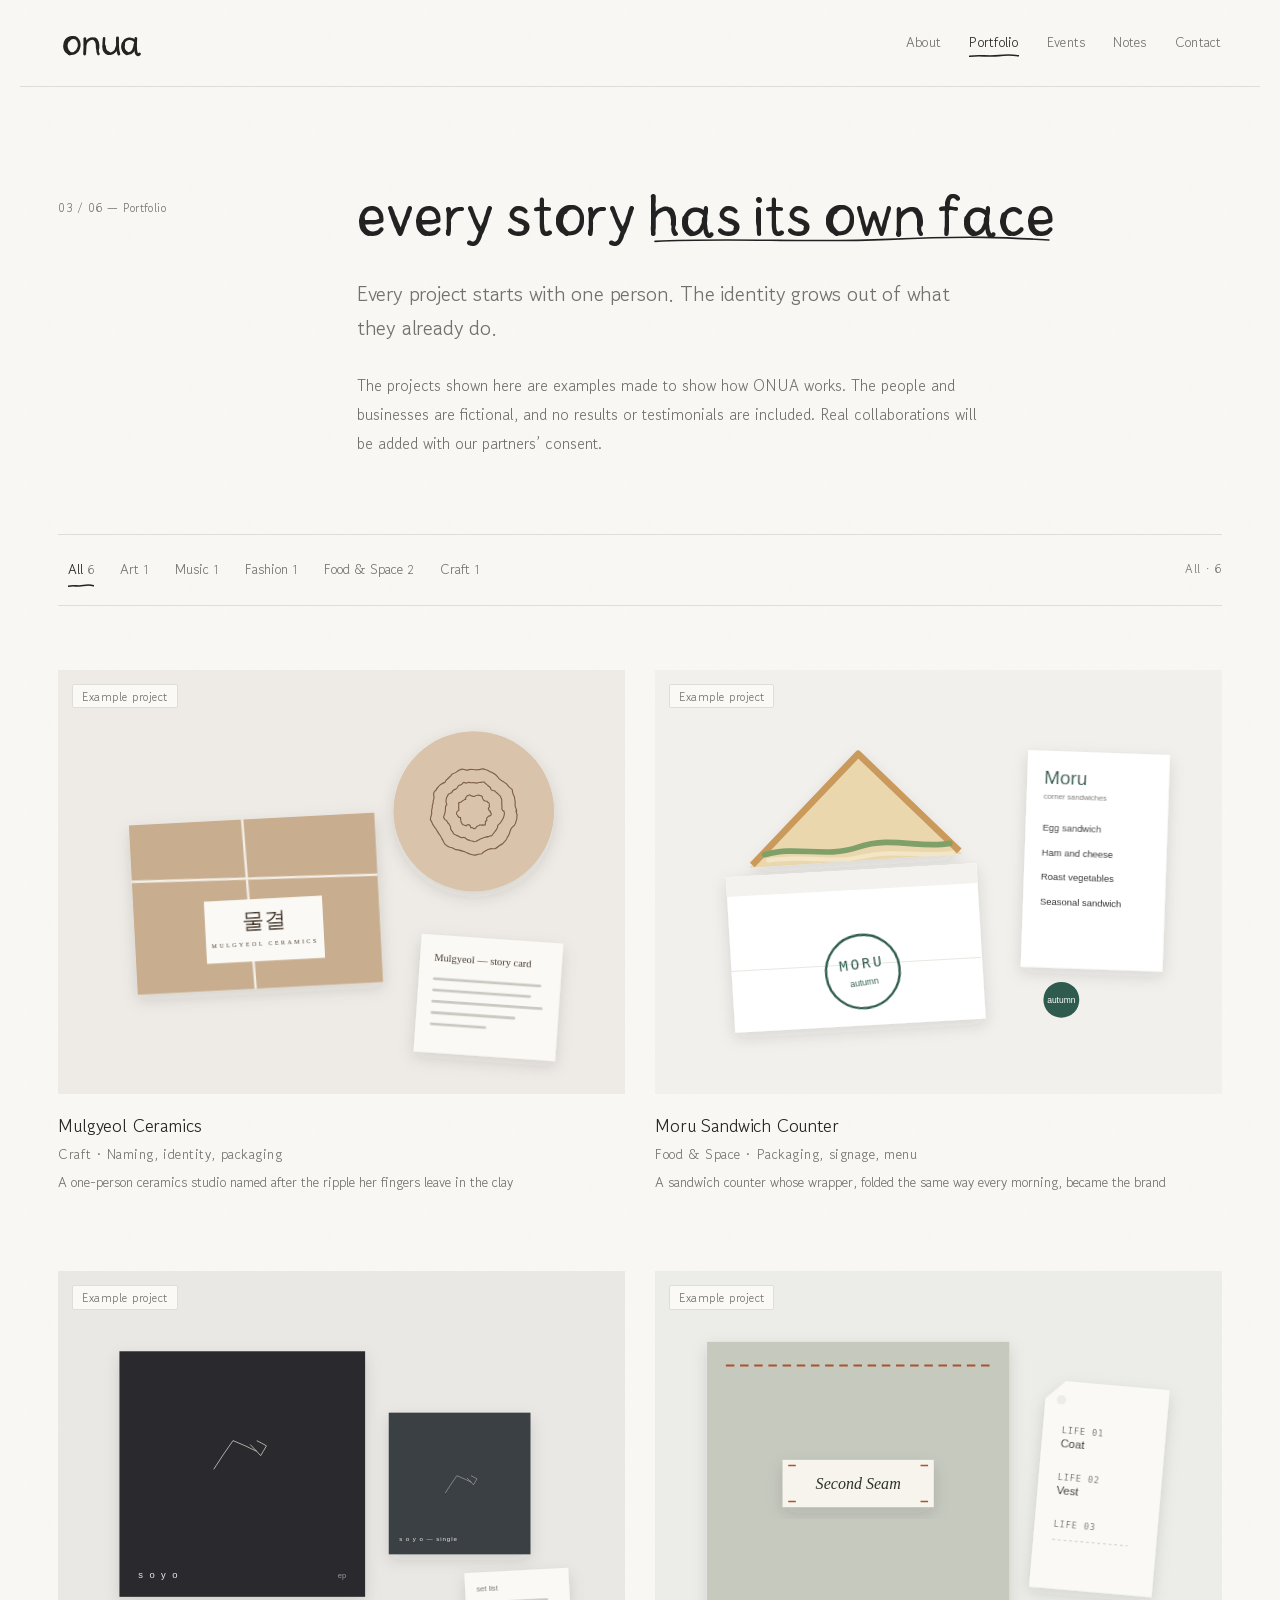
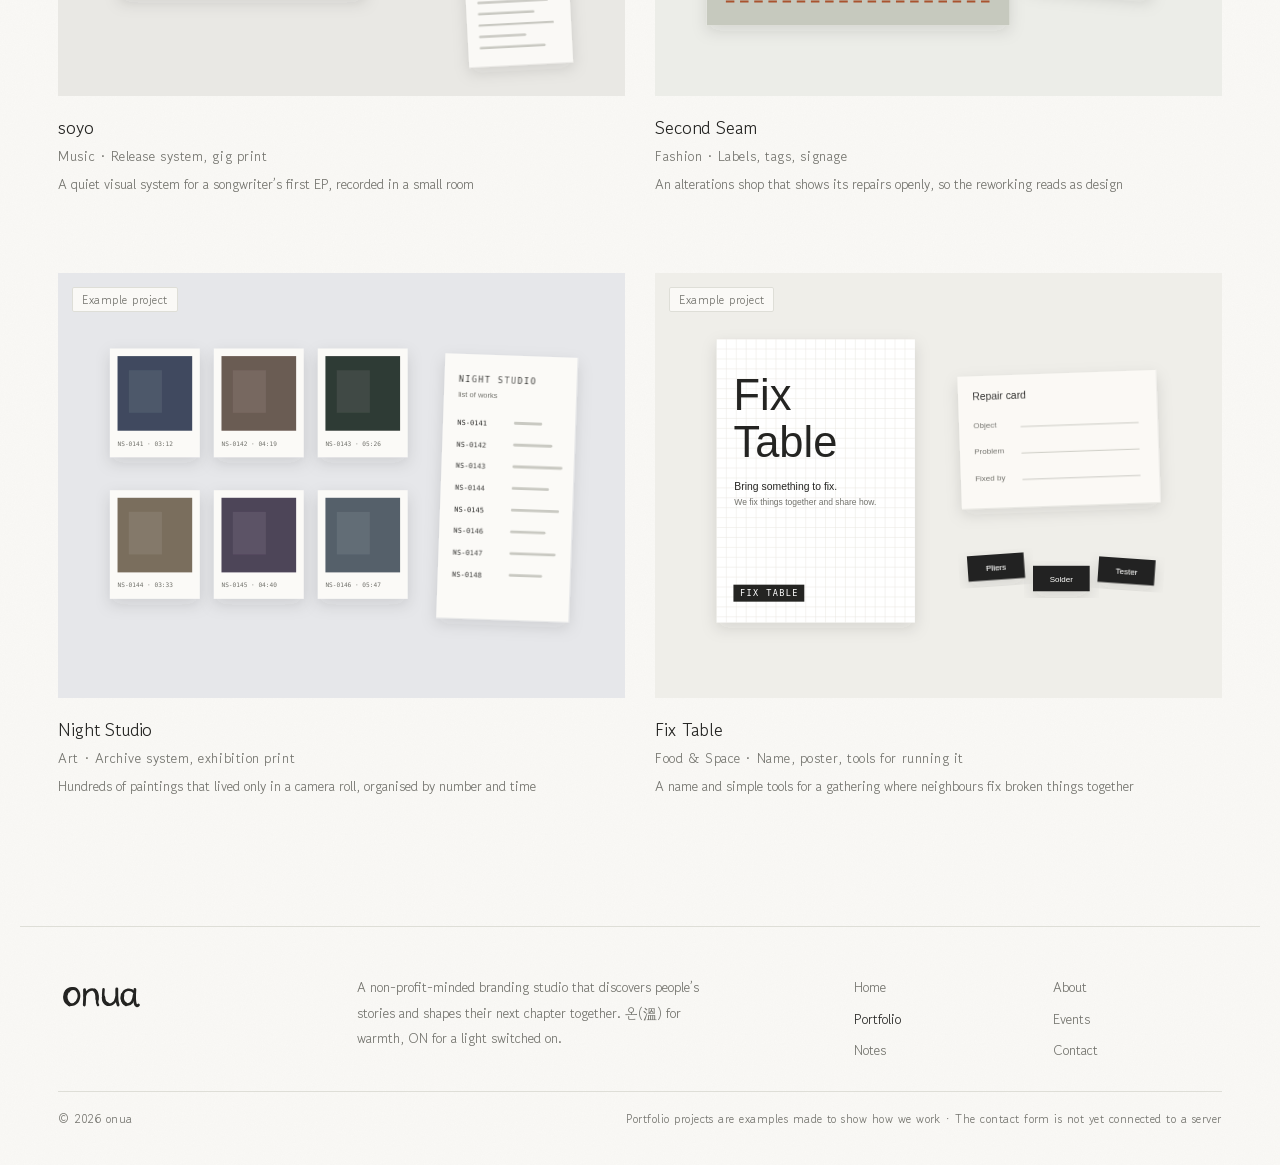
<file: portfolio.html>
<!doctype html>
<html lang="en">
<head>
<meta charset="utf-8">
<meta name="viewport" content="width=device-width, initial-scale=1, viewport-fit=cover">
<title>Portfolio · onua</title>
<meta name="description" content="ONUA projects that start from people and their stories, across art, music, fashion, food and space, and craft.">
<link rel="preconnect" href="https://fonts.googleapis.com">
<link rel="preconnect" href="https://fonts.gstatic.com" crossorigin>
<link rel="stylesheet" href="https://fonts.googleapis.com/css2?family=Gowun+Dodum&display=swap">
<link rel="stylesheet" href="styles.css">
<link rel="icon" href="assets/logo/onua-wordmark.svg" type="image/svg+xml">
<script>document.documentElement.classList.add('js')</script>
</head>
<body>
<a class="skip" href="#main">Skip to content</a>
<svg width="0" height="0" style="position:absolute" aria-hidden="true" focusable="false"><filter id="hand-ink" x="-2%" y="-10%" width="104%" height="120%"><feTurbulence type="fractalNoise" baseFrequency="0.9" numOctaves="2" seed="4" result="g"/><feDisplacementMap in="SourceGraphic" in2="g" scale="1.1" xChannelSelector="R" yChannelSelector="G"/></filter></svg>

<header class="site-header wrap">
  <a class="brand" href="index.html"><img src="assets/logo/onua-wordmark.svg" alt="onua, home" width="380" height="170"></a>
  <button class="nav-toggle" type="button" aria-expanded="false" aria-controls="site-menu">Menu</button>
  <nav aria-label="Main">
    <ul class="nav-list" id="site-menu">
      <li><a href="about.html">About</a></li>
      <li><a href="portfolio.html" aria-current="page">Portfolio</a></li>
      <li><a href="events.html">Events</a></li>
      <li><a href="notes.html">Notes</a></li>
      <li><a href="contact.html">Contact</a></li>
    </ul>
  </nav>
</header>

<main id="main" tabindex="-1">
  <div class="works-index">
  <section class="wrap grid page-intro" aria-labelledby="page-title">
    <p class="meta num">03 / 06 — Portfolio</p>
    <div class="intro-text">
      <h1 id="page-title">Every story <span class="under">has its own face</span></h1>
      <p class="lead muted">Every project starts with one person. The identity grows out of what they already do.</p>
      <p class="muted">The projects shown here are examples made to show how ONUA works. The people and businesses are fictional, and no results or testimonials are included. Real collaborations will be added with our partners’ consent.</p>
    </div>
  </section>

  <section class="wrap" aria-labelledby="works-title">
    <h2 class="visually-hidden" id="works-title">Project list</h2>
    <div class="toolbar">
      <ul class="filters" data-filter-group="work-list" data-status="work-status" aria-label="Filter by field">
        <li><button class="filter" type="button" data-filter="all" aria-pressed="true">All<span class="count num">6</span></button></li>
        <li><button class="filter" type="button" data-filter="art" aria-pressed="false">Art<span class="count num">1</span></button></li>
        <li><button class="filter" type="button" data-filter="music" aria-pressed="false">Music<span class="count num">1</span></button></li>
        <li><button class="filter" type="button" data-filter="fashion" aria-pressed="false">Fashion<span class="count num">1</span></button></li>
        <li><button class="filter" type="button" data-filter="food" aria-pressed="false">Food &amp; Space<span class="count num">2</span></button></li>
        <li><button class="filter" type="button" data-filter="craft" aria-pressed="false">Craft<span class="count num">1</span></button></li>
      </ul>
      <p class="meta" id="work-status" role="status" aria-live="polite">All · 6</p>
    </div>
    <ul class="works" id="work-list">
      <li data-tags="craft">
        <a class="work" href="#mulgyeol">
          <div class="work-img"><img src="assets/projects/mulgyeol.svg" alt="A kraft-wrapped bundle of bowls with a Mulgyeol label, a clay disc stamped with a ripple mark, and a story card" width="1200" height="900" loading="lazy"><span class="badge">Example project</span></div>
          <div class="work-caption"><h3>Mulgyeol Ceramics</h3><span class="go" aria-hidden="true"></span><p class="meta">Craft · Naming, identity, packaging</p><p>A one-person ceramics studio named after the ripple her fingers leave in the clay</p></div>
        </a>
      </li>
      <li data-tags="food">
        <a class="work" href="#moru">
          <div class="work-img"><img src="assets/projects/moru.svg" alt="A sandwich half-wrapped in white paper with a green seasonal stamp, and a menu card for the window" width="1200" height="900" loading="lazy"><span class="badge">Example project</span></div>
          <div class="work-caption"><h3>Moru Sandwich Counter</h3><span class="go" aria-hidden="true"></span><p class="meta">Food &amp; Space · Packaging, signage, menu</p><p>A sandwich counter whose wrapper, folded the same way every morning, became the brand</p></div>
        </a>
      </li>
      <li data-tags="music">
        <a class="work" href="#soyo">
          <div class="work-img"><img src="assets/projects/soyo.svg" alt="A dark grey EP cover, a single cover and a small set-list card" width="1200" height="900" loading="lazy"><span class="badge">Example project</span></div>
          <div class="work-caption"><h3>soyo</h3><span class="go" aria-hidden="true"></span><p class="meta">Music · Release system, gig print</p><p>A quiet visual system for a songwriter’s first EP, recorded in a small room</p></div>
        </a>
      </li>
      <li data-tags="fashion">
        <a class="work" href="#second-seam">
          <div class="work-img"><img src="assets/projects/second-seam.svg" alt="A contrasting hand stitch on fabric, a woven Second Seam label, and a tag recording a garment’s history" width="1200" height="900" loading="lazy"><span class="badge">Example project</span></div>
          <div class="work-caption"><h3>Second Seam</h3><span class="go" aria-hidden="true"></span><p class="meta">Fashion · Labels, tags, signage</p><p>An alterations shop that shows its repairs openly, so the reworking reads as design</p></div>
        </a>
      </li>
      <li data-tags="art">
        <a class="work" href="#night-studio">
          <div class="work-img"><img src="assets/projects/night-studio.svg" alt="Six small painting cards, each labelled with a number and the time it was finished, and an exhibition list" width="1200" height="900" loading="lazy"><span class="badge">Example project</span></div>
          <div class="work-caption"><h3>Night Studio</h3><span class="go" aria-hidden="true"></span><p class="meta">Art · Archive system, exhibition print</p><p>Hundreds of paintings that lived only in a camera roll, organised by number and time</p></div>
        </a>
      </li>
      <li data-tags="food">
        <a class="work" href="#fix-table">
          <div class="work-img"><img src="assets/projects/fix-table.svg" alt="A grid-paper poster reading Fix Table in large letters, a repair card and tool-library labels" width="1200" height="900" loading="lazy"><span class="badge">Example project</span></div>
          <div class="work-caption"><h3>Fix Table</h3><span class="go" aria-hidden="true"></span><p class="meta">Food &amp; Space · Name, poster, tools for running it</p><p>A name and simple tools for a gathering where neighbours fix broken things together</p></div>
        </a>
      </li>
    </ul>
    <div style="height:var(--space)"></div>
  </section>
  </div>

  <article class="wrap detail" id="mulgyeol" data-title="Mulgyeol Ceramics" aria-labelledby="mulgyeol-title">
    <div class="detail-top"><a class="arrow arrow--back link" href="#">All projects</a><span class="meta num">01 / 06</span></div>
    <div class="grid detail-head">
      <p class="meta">Craft<br>Naming, identity, packaging</p>
      <div class="head-text">
        <span><span class="badge">Example project · not real client work</span></span>
        <h1 id="mulgyeol-title" tabindex="-1">Mulgyeol Ceramics</h1>
        <p class="lead muted">A one-person ceramics studio named after the ripple her fingers leave in the clay</p>
        <dl class="facts"><div><dt>Who</dt><dd>A potter who throws tableware in a shared kiln after work (fictional)</dd></div><div><dt>Field</dt><dd>Craft</dd></div><div><dt>Scope</dt><dd>Naming, identity, packaging</dd></div></dl>
      </div>
    </div>
    <figure class="detail-cover"><img src="assets/projects/mulgyeol.svg" alt="A kraft-wrapped bundle of bowls with a Mulgyeol label, a clay disc stamped with a ripple mark, and a story card" width="1200" height="900"></figure>
    <p class="caption">Example design outputs · A kraft-wrapped bundle of bowls with a Mulgyeol label, a clay disc stamped with a ripple mark, and a story card</p>

    <section class="grid chapter" aria-labelledby="mulgyeol-c1"><p class="meta num">01</p><div class="chapter-body"><h2 id="mulgyeol-c1">The person and their story</h2><p>For years she has thrown everyday tableware after work, in a studio with a shared kiln. Most pieces sell through friends of friends. People recognise her bowls by touch: a shallow ripple her fingers leave on every wall. Yet the pieces leave the studio without a name.</p></div></section>
    <section class="grid chapter" aria-labelledby="mulgyeol-c2"><p class="meta num">02</p><div class="chapter-body"><h2 id="mulgyeol-c2">The value we found</h2><p>The signature was already there. The ripple is a trace no one else could imitate. The problem was that it had no name, so nobody could recommend the studio or find it again.</p></div></section>
    <section class="grid chapter" aria-labelledby="mulgyeol-c3"><p class="meta num">03</p><div class="chapter-body"><h2 id="mulgyeol-c3">Brand strategy</h2><p>Let the ripple introduce her. We named the studio <i>Mulgyeol</i> (<span lang="ko">물결</span>, “ripple”) and built everything from one stamp she can press into wet clay herself.</p>
      <figure><img src="assets/projects/mulgyeol-sketch.svg" alt="A note comparing the stamp with one, two and three ripple lines, with the two-line version circled" width="900" height="560"><figcaption class="caption">Process sketch · Number of lines in the stamp. Two lines read most clearly when pressed into the foot of a bowl.</figcaption></figure></div></section>
    <section class="grid chapter" aria-labelledby="mulgyeol-c4"><p class="meta num">04</p><div class="chapter-body"><h2 id="mulgyeol-c4">Design outputs</h2><ul><li>A ripple stamp for the foot of each piece</li><li>Kraft wrapping with a hand-applied label</li><li>A story card written for each firing</li><li>A widely spaced serif wordmark</li></ul></div></section>
    <section class="grid chapter" aria-labelledby="mulgyeol-c5"><p class="meta num">05</p><div class="chapter-body"><h2 id="mulgyeol-c5">The next chapter, together</h2><p>A system she can stamp, write and extend herself, without a designer. Whether her next step is a market stall or an open studio day, it starts with the same stamp.</p><p class="meta">This is an example project made to show how ONUA works. The people and businesses are fictional, and no results or testimonials are included.</p></div></section>

    <nav class="pager" aria-label="Other projects"><a class="arrow arrow--back link" href="#fix-table">Previous · Fix Table</a><a class="arrow link" href="#moru">Next · Moru Sandwich Counter</a></nav>
  </article>
  <article class="wrap detail" id="moru" data-title="Moru Sandwich Counter" aria-labelledby="moru-title">
    <div class="detail-top"><a class="arrow arrow--back link" href="#">All projects</a><span class="meta num">02 / 06</span></div>
    <div class="grid detail-head">
      <p class="meta">Food &amp; Space<br>Packaging, signage, menu</p>
      <div class="head-text">
        <span><span class="badge">Example project · not real client work</span></span>
        <h1 id="moru-title" tabindex="-1">Moru Sandwich Counter</h1>
        <p class="lead muted">A sandwich counter whose wrapper, folded the same way every morning, became the brand</p>
        <dl class="facts"><div><dt>Who</dt><dd>A former line cook who opened a six-seat counter on a corner (fictional)</dd></div><div><dt>Field</dt><dd>Food &amp; Space</dd></div><div><dt>Scope</dt><dd>Packaging, signage, menu</dd></div></dl>
      </div>
    </div>
    <figure class="detail-cover"><img src="assets/projects/moru.svg" alt="A sandwich half-wrapped in white paper with a green seasonal stamp, and a menu card for the window" width="1200" height="900"></figure>
    <p class="caption">Example design outputs · A sandwich half-wrapped in white paper with a green seasonal stamp, and a menu card for the window</p>

    <section class="grid chapter" aria-labelledby="moru-c1"><p class="meta num">01</p><div class="chapter-body"><h2 id="moru-c1">The person and their story</h2><p>After ten years in restaurant kitchens he opened a counter of his own and named it for where it sits: <i>Moru</i> (<span lang="ko">모루</span>, “corner”). Regulars know him; to passers-by the shop is just a window.</p></div></section>
    <section class="grid chapter" aria-labelledby="moru-c2"><p class="meta num">02</p><div class="chapter-body"><h2 id="moru-c2">The value we found</h2><p>There is one thing every customer carries out: the wrapper. There’s no budget for signs or printed menus, but wrapping, repeated dozens of times a day, was already the shop’s own habit.</p></div></section>
    <section class="grid chapter" aria-labelledby="moru-c3"><p class="meta num">03</p><div class="chapter-body"><h2 id="moru-c3">Brand strategy</h2><p>Make the wrapper the brand. One plain sheet, folded twice the same way every time, closed with a stamp that changes with the season.</p>
      <figure><img src="assets/projects/moru-sketch.svg" alt="A note drawing the wrapping folds in three steps, with the final step circled" width="900" height="560"><figcaption class="caption">Process sketch · Folding order. One sheet, two folds, done.</figcaption></figure></div></section>
    <section class="grid chapter" aria-labelledby="moru-c4"><p class="meta num">04</p><div class="chapter-body"><h2 id="moru-c4">Design outputs</h2><ul><li>A folding guide pinned at the counter</li><li>A rubber-stamp wordmark and seasonal stickers</li><li>A hand-lettered menu layout for the window</li></ul></div></section>
    <section class="grid chapter" aria-labelledby="moru-c5"><p class="meta num">05</p><div class="chapter-body"><h2 id="moru-c5">The next chapter, together</h2><p>An object that leaves the shop in every customer’s hand, simple enough to keep up on a cook’s margins.</p><p class="meta">This is an example project made to show how ONUA works. The people and businesses are fictional, and no results or testimonials are included.</p></div></section>

    <nav class="pager" aria-label="Other projects"><a class="arrow arrow--back link" href="#mulgyeol">Previous · Mulgyeol Ceramics</a><a class="arrow link" href="#soyo">Next · soyo</a></nav>
  </article>
  <article class="wrap detail" id="soyo" data-title="soyo" aria-labelledby="soyo-title">
    <div class="detail-top"><a class="arrow arrow--back link" href="#">All projects</a><span class="meta num">03 / 06</span></div>
    <div class="grid detail-head">
      <p class="meta">Music<br>Release system, gig print</p>
      <div class="head-text">
        <span><span class="badge">Example project · not real client work</span></span>
        <h1 id="soyo-title" tabindex="-1">soyo</h1>
        <p class="lead muted">A quiet visual system for a songwriter’s first EP, recorded in a small room</p>
        <dl class="facts"><div><dt>Who</dt><dd>A singer-songwriter who records with one microphone in a small room (fictional)</dd></div><div><dt>Field</dt><dd>Music</dd></div><div><dt>Scope</dt><dd>Release system, gig print</dd></div></dl>
      </div>
    </div>
    <figure class="detail-cover"><img src="assets/projects/soyo.svg" alt="A dark grey EP cover, a single cover and a small set-list card" width="1200" height="900"></figure>
    <p class="caption">Example design outputs · A dark grey EP cover, a single cover and a small set-list card</p>

    <section class="grid chapter" aria-labelledby="soyo-c1"><p class="meta num">01</p><div class="chapter-body"><h2 id="soyo-c1">The person and their story</h2><p>She writes late at night, sings softly and records one track at a time with a single microphone. The songs are intimate, but until now each upload has worn a different image borrowed from a free template.</p></div></section>
    <section class="grid chapter" aria-labelledby="soyo-c2"><p class="meta num">02</p><div class="chapter-body"><h2 id="soyo-c2">The value we found</h2><p>Because every release looked different, listeners never connected one song to the next. Yet the music already had a clear character: quiet, and the air of the room it was recorded in.</p></div></section>
    <section class="grid chapter" aria-labelledby="soyo-c3"><p class="meta num">03</p><div class="chapter-body"><h2 id="soyo-c3">Brand strategy</h2><p>Design the quiet. A lowercase, widely spaced name, dark covers with one object from the recording room drawn in a fine line, and the same layout for every release.</p>
      <figure><img src="assets/projects/soyo-sketch.svg" alt="A note comparing three ways of writing the name, underlining the widely spaced lowercase version and crossing out the capitals" width="900" height="560"><figcaption class="caption">Process sketch · Name setting. Lowercase with wide spacing; capitals ruled out.</figcaption></figure></div></section>
    <section class="grid chapter" aria-labelledby="soyo-c4"><p class="meta num">04</p><div class="chapter-body"><h2 id="soyo-c4">Design outputs</h2><ul><li>A cover system for singles and the EP</li><li>Set-list cards for small shows</li><li>A gig poster template she can edit herself</li></ul></div></section>
    <section class="grid chapter" aria-labelledby="soyo-c5"><p class="meta num">05</p><div class="chapter-body"><h2 id="soyo-c5">The next chapter, together</h2><p>A body of work that reads as one voice, ready for the first record and for whatever she writes after it.</p><p class="meta">This is an example project made to show how ONUA works. The people and businesses are fictional, and no results or testimonials are included.</p></div></section>

    <nav class="pager" aria-label="Other projects"><a class="arrow arrow--back link" href="#moru">Previous · Moru Sandwich Counter</a><a class="arrow link" href="#second-seam">Next · Second Seam</a></nav>
  </article>
  <article class="wrap detail" id="second-seam" data-title="Second Seam" aria-labelledby="second-seam-title">
    <div class="detail-top"><a class="arrow arrow--back link" href="#">All projects</a><span class="meta num">04 / 06</span></div>
    <div class="grid detail-head">
      <p class="meta">Fashion<br>Labels, tags, signage</p>
      <div class="head-text">
        <span><span class="badge">Example project · not real client work</span></span>
        <h1 id="second-seam-title" tabindex="-1">Second Seam</h1>
        <p class="lead muted">An alterations shop that shows its repairs openly, so the reworking reads as design</p>
        <dl class="facts"><div><dt>Who</dt><dd>An alterations tailor who has begun redesigning the clothes people bring in (fictional)</dd></div><div><dt>Field</dt><dd>Fashion</dd></div><div><dt>Scope</dt><dd>Labels, tags, signage</dd></div></dl>
      </div>
    </div>
    <figure class="detail-cover"><img src="assets/projects/second-seam.svg" alt="A contrasting hand stitch on fabric, a woven Second Seam label, and a tag recording a garment’s history" width="1200" height="900"></figure>
    <p class="caption">Example design outputs · A contrasting hand stitch on fabric, a woven Second Seam label, and a tag recording a garment’s history</p>

    <section class="grid chapter" aria-labelledby="second-seam-c1"><p class="meta num">01</p><div class="chapter-body"><h2 id="second-seam-c1">The person and their story</h2><p>For years she has hemmed and mended in a narrow shop. More and more customers now ask her to rework a garment entirely: a coat into a vest, a skirt into a bag.</p></div></section>
    <section class="grid chapter" aria-labelledby="second-seam-c2"><p class="meta num">02</p><div class="chapter-body"><h2 id="second-seam-c2">The value we found</h2><p>She was already designing. But people still saw her as a repair service, and the judgement and time in her reworked pieces stayed invisible.</p></div></section>
    <section class="grid chapter" aria-labelledby="second-seam-c3"><p class="meta num">03</p><div class="chapter-body"><h2 id="second-seam-c3">Brand strategy</h2><p>Show the seam. Every reworked piece carries one bold running stitch in a colour opposite to the fabric, and a tag recording what the garment used to be.</p>
      <figure><img src="assets/projects/second-seam-sketch.svg" alt="A note comparing three stitches, with the bold running stitch circled" width="900" height="560"><figcaption class="caption">Process sketch · Stitch comparison. A bold running stitch, visible from across the room.</figcaption></figure></div></section>
    <section class="grid chapter" aria-labelledby="second-seam-c4"><p class="meta num">04</p><div class="chapter-body"><h2 id="second-seam-c4">Design outputs</h2><ul><li>A woven label and signature stitch</li><li>A tag that records each life of a garment</li><li>Window lettering for the shop</li></ul></div></section>
    <section class="grid chapter" aria-labelledby="second-seam-c5"><p class="meta num">05</p><div class="chapter-body"><h2 id="second-seam-c5">The next chapter, together</h2><p>Grounds to present reworking as its own service, distinct from repair, and to price it as design.</p><p class="meta">This is an example project made to show how ONUA works. The people and businesses are fictional, and no results or testimonials are included.</p></div></section>

    <nav class="pager" aria-label="Other projects"><a class="arrow arrow--back link" href="#soyo">Previous · soyo</a><a class="arrow link" href="#night-studio">Next · Night Studio</a></nav>
  </article>
  <article class="wrap detail" id="night-studio" data-title="Night Studio" aria-labelledby="night-studio-title">
    <div class="detail-top"><a class="arrow arrow--back link" href="#">All projects</a><span class="meta num">05 / 06</span></div>
    <div class="grid detail-head">
      <p class="meta">Art<br>Archive system, exhibition print</p>
      <div class="head-text">
        <span><span class="badge">Example project · not real client work</span></span>
        <h1 id="night-studio-title" tabindex="-1">Night Studio</h1>
        <p class="lead muted">Hundreds of paintings that lived only in a camera roll, organised by number and time</p>
        <dl class="facts"><div><dt>Who</dt><dd>A painter who works in the early hours after night shifts (fictional)</dd></div><div><dt>Field</dt><dd>Art</dd></div><div><dt>Scope</dt><dd>Archive system, exhibition print</dd></div></dl>
      </div>
    </div>
    <figure class="detail-cover"><img src="assets/projects/night-studio.svg" alt="Six small painting cards, each labelled with a number and the time it was finished, and an exhibition list" width="1200" height="900"></figure>
    <p class="caption">Example design outputs · Six small painting cards, each labelled with a number and the time it was finished, and an exhibition list</p>

    <section class="grid chapter" aria-labelledby="night-studio-c1"><p class="meta num">01</p><div class="chapter-body"><h2 id="night-studio-c1">The person and their story</h2><p>After night shifts, just before sleep, he paints small portraits. There are hundreds of them, almost all living only in his phone’s camera roll.</p></div></section>
    <section class="grid chapter" aria-labelledby="night-studio-c2"><p class="meta num">02</p><div class="chapter-body"><h2 id="night-studio-c2">The value we found</h2><p>With no titles or dates there was nothing to show a gallery or an open call. Yet having painted steadily at the same hour for years was already a body of work.</p></div></section>
    <section class="grid chapter" aria-labelledby="night-studio-c3"><p class="meta num">03</p><div class="chapter-body"><h2 id="night-studio-c3">Brand strategy</h2><p>Treat the practice as an archive. Each painting gets a number and the time it was finished, so the growing list becomes the identity.</p>
      <figure><img src="assets/projects/night-studio-sketch.svg" alt="A note comparing three numbering formats, with the number-plus-time format circled" width="900" height="560"><figcaption class="caption">Process sketch · Numbering. The number together with the time the painting was finished.</figcaption></figure></div></section>
    <section class="grid chapter" aria-labelledby="night-studio-c4"><p class="meta num">04</p><div class="chapter-body"><h2 id="night-studio-c4">Design outputs</h2><ul><li>A numbering and titling system</li><li>A simple portfolio structure</li><li>An exhibition list template</li></ul></div></section>
    <section class="grid chapter" aria-labelledby="night-studio-c5"><p class="meta num">05</p><div class="chapter-body"><h2 id="night-studio-c5">The next chapter, together</h2><p>A portfolio ready for open calls, which grows by itself every time he finishes a painting.</p><p class="meta">This is an example project made to show how ONUA works. The people and businesses are fictional, and no results or testimonials are included.</p></div></section>

    <nav class="pager" aria-label="Other projects"><a class="arrow arrow--back link" href="#second-seam">Previous · Second Seam</a><a class="arrow link" href="#fix-table">Next · Fix Table</a></nav>
  </article>
  <article class="wrap detail" id="fix-table" data-title="Fix Table" aria-labelledby="fix-table-title">
    <div class="detail-top"><a class="arrow arrow--back link" href="#">All projects</a><span class="meta num">06 / 06</span></div>
    <div class="grid detail-head">
      <p class="meta">Food &amp; Space<br>Name, poster, tools for running it</p>
      <div class="head-text">
        <span><span class="badge">Example project · not real client work</span></span>
        <h1 id="fix-table-title" tabindex="-1">Fix Table</h1>
        <p class="lead muted">A name and simple tools for a gathering where neighbours fix broken things together</p>
        <dl class="facts"><div><dt>Who</dt><dd>A retired electrician who runs a monthly repair gathering in a neighbourhood space (fictional)</dd></div><div><dt>Field</dt><dd>Food &amp; Space</dd></div><div><dt>Scope</dt><dd>Name, poster, tools for running it</dd></div></dl>
      </div>
    </div>
    <figure class="detail-cover"><img src="assets/projects/fix-table.svg" alt="A grid-paper poster reading Fix Table in large letters, a repair card and tool-library labels" width="1200" height="900"></figure>
    <p class="caption">Example design outputs · A grid-paper poster reading Fix Table in large letters, a repair card and tool-library labels</p>

    <section class="grid chapter" aria-labelledby="fix-table-c1"><p class="meta num">01</p><div class="chapter-body"><h2 id="fix-table-c1">The person and their story</h2><p>Once a month a retired electrician brings his tools to a neighbourhood space. People arrive with lamps, chairs and radios, fix them together, and leave knowing how to fix the next one themselves.</p></div></section>
    <section class="grid chapter" aria-labelledby="fix-table-c2"><p class="meta num">02</p><div class="chapter-body"><h2 id="fix-table-c2">The value we found</h2><p>The gathering was good, but hard to explain on a flyer, and newcomers assumed they needed to be handy to come. Its real value was an open seat, not technical skill.</p></div></section>
    <section class="grid chapter" aria-labelledby="fix-table-c3"><p class="meta num">03</p><div class="chapter-body"><h2 id="fix-table-c3">Brand strategy</h2><p>Say exactly what happens: a table where things get fixed. Plain words, the order of grid paper, and a seat anyone can take.</p>
      <figure><img src="assets/projects/fix-table-sketch.svg" alt="A note with three poster layout thumbnails, the version using only large words circled" width="900" height="560"><figcaption class="caption">Process sketch · Poster layout. Big words instead of pictures.</figcaption></figure></div></section>
    <section class="grid chapter" aria-labelledby="fix-table-c4"><p class="meta num">04</p><div class="chapter-body"><h2 id="fix-table-c4">Design outputs</h2><ul><li>A reusable sign and monthly poster</li><li>A repair card for each fixed object</li><li>Labels for the shared tool library</li></ul></div></section>
    <section class="grid chapter" aria-labelledby="fix-table-c5"><p class="meta num">05</p><div class="chapter-body"><h2 id="fix-table-c5">The next chapter, together</h2><p>A format other neighbourhoods can borrow, with materials anyone can print and fill in.</p><p class="meta">This is an example project made to show how ONUA works. The people and businesses are fictional, and no results or testimonials are included.</p></div></section>

    <nav class="pager" aria-label="Other projects"><a class="arrow arrow--back link" href="#night-studio">Previous · Night Studio</a><a class="arrow link" href="#mulgyeol">Next · Mulgyeol Ceramics</a></nav>
  </article>
</main>

<footer class="site-footer wrap">
  <div class="footer-brand"><img src="assets/logo/onua-wordmark.svg" alt="onua" width="380" height="170"></div>
  <p class="footer-text">A non-profit-minded branding studio that discovers people’s stories and shapes their next chapter together. <span lang="ko">온</span>(溫) for warmth, ON for a light switched on.</p>
  <nav class="footer-nav" aria-label="Footer">
    <ul>
      <li><a href="index.html">Home</a></li>
      <li><a href="about.html">About</a></li>
      <li><a href="portfolio.html" aria-current="page">Portfolio</a></li>
      <li><a href="events.html">Events</a></li>
      <li><a href="notes.html">Notes</a></li>
      <li><a href="contact.html">Contact</a></li>
    </ul>
  </nav>
  <p class="footer-fine meta"><span>© 2026 onua</span><span>Portfolio projects are examples made to show how we work · The contact form is not yet connected to a server</span></p>
</footer>

<script src="script.js" defer></script>
</body>
</html>
</file>
<file: styles.css>
/* ==========================================================================
   ONUA — shared styles
   Layout: 12-column editorial grid, wide margins, thin rules and small page numbers.
   Hand-drawn touches only in the logo, short underlines, small arrows and process sketches.
   One light theme by design.
   ========================================================================== */

:root {
  /* colour */
  --bg: #FAF9F6;
  --bg-2: #F3F2EE;
  --fg: #242422;
  --fg-2: #72726C;
  --line: #DEDED7;

  /* type: one family for body, menus, buttons, captions and inputs */
  --hand: "onua Hand", "Gowun Dodum", "Apple SD Gothic Neo", sans-serif;
  --sans: "Gowun Dodum", "Pretendard", "Apple SD Gothic Neo", "Noto Sans KR", "Malgun Gothic", system-ui, sans-serif;

  /* scale */
  --t-xs: 0.74rem;
  --t-sm: 0.85rem;
  --t-body: 0.97rem;
  --t-lead: clamp(1.1rem, 1.7vw, 1.3rem);
  --t-h3: clamp(1.08rem, 1.5vw, 1.24rem);
  --t-h2: clamp(1.5rem, 2.7vw, 2.1rem);
  --t-h1: clamp(1.95rem, 4.2vw, 3.2rem);

  /* spacing */
  --gap: clamp(16px, 2.4vw, 32px);
  --space: clamp(72px, 10vw, 136px);
  --space-s: clamp(48px, 6vw, 80px);

  /* hand-drawn marks */
  --hand-line: url("data:image/svg+xml,%3Csvg xmlns='http://www.w3.org/2000/svg' viewBox='0 0 200 10' preserveAspectRatio='none'%3E%3Cpath d='M3 6.5C40 4 78 7.5 118 5.2S176 4 197 5.6' fill='none' stroke='%23242422' stroke-width='1.7' stroke-linecap='round' vector-effect='non-scaling-stroke'/%3E%3C/svg%3E");
  --hand-arrow: url("data:image/svg+xml,%3Csvg xmlns='http://www.w3.org/2000/svg' viewBox='0 0 28 16'%3E%3Cpath d='M2 8.6C8 7.6 15 8.4 25 7.8M19.5 3.2C21.6 5.4 23.4 6.8 25.6 7.9 23.2 9.2 21.4 10.8 19.8 13' fill='none' stroke='black' stroke-width='1.6' stroke-linecap='round' stroke-linejoin='round'/%3E%3C/svg%3E");
  --hand-arrow-left: url("data:image/svg+xml,%3Csvg xmlns='http://www.w3.org/2000/svg' viewBox='0 0 28 16'%3E%3Cpath d='M26 8.2C20 7.4 13 8.6 3 7.9M8.5 3.4C6.4 5.5 4.6 6.9 2.4 8 4.8 9.3 6.6 10.8 8.2 13' fill='none' stroke='black' stroke-width='1.6' stroke-linecap='round' stroke-linejoin='round'/%3E%3C/svg%3E");
  --grain: url("data:image/svg+xml,%3Csvg xmlns='http://www.w3.org/2000/svg' width='200' height='200'%3E%3Cfilter id='n'%3E%3CfeTurbulence type='fractalNoise' baseFrequency='.9' numOctaves='2' stitchTiles='stitch'/%3E%3CfeColorMatrix values='0 0 0 0 .14 0 0 0 0 .14 0 0 0 0 .13 0 0 0 .025 0'/%3E%3C/filter%3E%3Crect width='100%25' height='100%25' filter='url(%23n)'/%3E%3C/svg%3E");

  color-scheme: light;
}

/* ---------- the onua hand ----------
   A display face drawn with the same pen as the wordmark (lowercase only; capitals map to lowercase).
   Used only for the key lines: the main statement of each page, the closing invitation, and buttons. */
@font-face {
  font-family: "onua Hand";
  src: url("assets/fonts/onua-hand.woff") format("woff");
  font-display: swap;
}
.hero h1, .page-intro h1, .send h2, .btn {
  font-family: var(--hand);
  text-transform: lowercase;
  letter-spacing: 0.005em;
}
.hero h1, .page-intro h1, .send h2 { filter: url(#hand-ink); }
.hero h1, .page-intro h1 { line-height: 1.2; }
.send h2 { line-height: 1.22; }
.btn { font-size: 1.02rem; padding: 12px 20px 13px; letter-spacing: 0.01em; }

/* ---------- base ---------- */
*, *::before, *::after { box-sizing: border-box; }
[hidden] { display: none !important; }
html { -webkit-text-size-adjust: 100%; }
body {
  margin: 0;
  background-color: var(--bg);
  background-image: var(--grain);
  color: var(--fg);
  font-family: var(--sans);
  font-size: var(--t-body);
  line-height: 1.85;
  word-break: keep-all;
  overflow-wrap: break-word;
  padding-left: max(16px, env(safe-area-inset-left, 0px));
  padding-right: max(16px, env(safe-area-inset-right, 0px));
}
img { display: block; max-width: 100%; height: auto; }
p { margin: 0; max-width: 40em; }
ul, ol { margin: 0; padding: 0; }
figure { margin: 0; }
a { color: inherit; }
h1, h2, h3, h4 { margin: 0; font-weight: 400; text-wrap: balance; }
h1 { font-size: var(--t-h1); line-height: 1.28; letter-spacing: -0.025em; }
h2 { font-size: var(--t-h2); line-height: 1.35; letter-spacing: -0.02em; }
h3 { font-size: var(--t-h3); line-height: 1.5; letter-spacing: -0.01em; }
::selection { background: var(--fg); color: var(--bg); }
:focus-visible { outline: 2px solid var(--fg); outline-offset: 4px; border-radius: 2px; }

.visually-hidden { position: absolute !important; width: 1px; height: 1px; overflow: hidden; clip: rect(0 0 0 0); clip-path: inset(50%); white-space: nowrap; }
.skip { position: absolute; left: max(16px, env(safe-area-inset-left, 0px)); top: -80px; z-index: 20; background: var(--fg); color: var(--bg); padding: 8px 14px; font-size: var(--t-sm); text-decoration: none; }
.skip:focus { top: 12px; }

.wrap { max-width: 1240px; margin-inline: auto; padding-inline: clamp(0px, 3vw, 40px); }
.grid { display: grid; grid-template-columns: repeat(12, minmax(0, 1fr)); column-gap: var(--gap); }
.grid > * { min-width: 0; }
.rule { border: 0; border-top: 1px solid var(--line); margin: 0; }

/* small captions and page numbers */
.meta { font-size: var(--t-xs); line-height: 1.6; letter-spacing: 0.04em; color: var(--fg-2); }
.meta-row { display: flex; flex-wrap: wrap; gap: 4px 18px; }
.num { font-variant-numeric: tabular-nums; }
.muted { color: var(--fg-2); }
.lead { font-size: var(--t-lead); line-height: 1.65; letter-spacing: -0.01em; max-width: 30em; }

/* short hand-drawn underline under key words */
.under {
  background-image: var(--hand-line);
  background-repeat: no-repeat;
  background-position: 0 92%;
  background-size: 100% 0.32em;
  padding-bottom: 0.08em;
}

/* example label */
.badge { display: inline-block; font-size: var(--t-xs); letter-spacing: 0.04em; line-height: 1; padding: 6px 9px 5px; border: 1px solid var(--line); color: var(--fg-2); background: var(--bg); border-radius: 2px; white-space: nowrap; }

/* ---------- links and buttons ---------- */
.link { text-decoration: none; background-image: linear-gradient(currentColor, currentColor); background-size: 0% 1px; background-position: 0 100%; background-repeat: no-repeat; transition: background-size 0.35s ease; padding-bottom: 2px; }
.link:hover, .link:focus-visible { background-size: 100% 1px; }
.arrow { display: inline-flex; align-items: center; gap: 0.5em; text-decoration: none; }
.arrow::after { content: ""; width: 1.45em; height: 0.85em; background-color: currentColor; -webkit-mask: var(--hand-arrow) center / contain no-repeat; mask: var(--hand-arrow) center / contain no-repeat; transition: transform 0.3s ease; flex: none; }
.arrow:hover::after, .arrow:focus-visible::after { transform: translateX(4px); }
.arrow--back::after { display: none; }
.arrow--back::before { content: ""; width: 1.45em; height: 0.85em; background-color: currentColor; -webkit-mask: var(--hand-arrow-left) center / contain no-repeat; mask: var(--hand-arrow-left) center / contain no-repeat; transition: transform 0.3s ease; flex: none; }
.arrow--back:hover::before, .arrow--back:focus-visible::before { transform: translateX(-4px); }

.btn { display: inline-flex; align-items: center; gap: 0.6em; font: inherit; font-size: var(--t-sm); line-height: 1; letter-spacing: 0.02em; padding: 15px 22px 14px; border: 1px solid var(--fg); background: var(--fg); color: var(--bg); text-decoration: none; cursor: pointer; border-radius: 2px; transition: background-color 0.25s ease, color 0.25s ease; }
.btn:hover, .btn:focus-visible { background: transparent; color: var(--fg); }
.btn--ghost { background: transparent; color: var(--fg); }
.btn--ghost:hover, .btn--ghost:focus-visible { background: var(--fg); color: var(--bg); }
.btn-row { display: flex; flex-wrap: wrap; align-items: center; gap: 14px 24px; }

/* ---------- header ---------- */
.site-header { display: flex; flex-wrap: wrap; align-items: center; justify-content: space-between; gap: 12px 24px; padding-block: 24px; border-bottom: 1px solid var(--line); }
.brand { display: inline-block; line-height: 0; }
.brand img { height: 38px; width: auto; }
.nav-list { display: flex; flex-wrap: wrap; gap: 6px 28px; list-style: none; font-size: var(--t-sm); letter-spacing: 0.02em; }
.nav-list a { color: var(--fg-2); text-decoration: none; padding-block: 6px; transition: color 0.25s ease; background-repeat: no-repeat; background-position: 0 100%; background-size: 0 0.4em; }
.nav-list a:hover, .nav-list a:focus-visible { color: var(--fg); }
.nav-list a[aria-current="page"] { color: var(--fg); background-image: var(--hand-line); background-size: 100% 0.4em; }
.nav-toggle { display: none; font: inherit; font-size: var(--t-sm); color: var(--fg); background: none; border: 1px solid var(--line); padding: 8px 14px; border-radius: 2px; cursor: pointer; }
.nav-toggle[aria-expanded="true"] { border-color: var(--fg); }

/* ---------- page entry ---------- */
main { display: block; animation: enter 0.6s ease both; }
@keyframes enter { from { opacity: 0; transform: translateY(6px); } to { opacity: 1; transform: none; } }

/* ---------- sections ---------- */
.section { padding-block: var(--space); }
.section + .section { padding-top: 0; }
.section-head { display: grid; grid-template-columns: repeat(12, minmax(0, 1fr)); column-gap: var(--gap); row-gap: 12px; align-items: end; padding-top: 18px; border-top: 1px solid var(--line); margin-bottom: clamp(32px, 4vw, 56px); }
.section-head > * { min-width: 0; }
.section-head > .meta { grid-column: 1 / span 3; align-self: start; }
.section-head h2 { grid-column: 4 / span 6; }
.section-head .aside { grid-column: 10 / span 3; justify-self: end; font-size: var(--t-sm); }

.page-intro { padding-block: clamp(56px, 8vw, 112px) clamp(48px, 6vw, 88px); row-gap: 28px; }
.page-intro > .meta { grid-column: 1 / span 3; padding-top: 0.8em; }
.page-intro .intro-text { grid-column: 4 / span 8; display: grid; gap: 26px; }

/* ---------- home ---------- */
.hero { padding-block: clamp(64px, 10vw, 140px) clamp(56px, 8vw, 112px); row-gap: 40px; }
.hero > .meta { grid-column: 1 / span 3; padding-top: 1em; }
.hero-text { grid-column: 4 / span 9; display: grid; gap: 30px; }
.hero h1 { max-width: 15em; }
.hero .lead { color: var(--fg-2); max-width: 32em; }

.process { list-style: none; display: grid; grid-template-columns: repeat(4, minmax(0, 1fr)); gap: 36px var(--gap); counter-reset: step; }
.process li { counter-increment: step; position: relative; display: grid; gap: 10px; align-content: start; }
.process li::before { content: counter(step, decimal-leading-zero); font-size: var(--t-xs); color: var(--fg-2); letter-spacing: 0.06em; }
.process li:not(:last-child)::after { content: ""; position: absolute; top: 0.25em; right: 6%; width: 30px; height: 16px; background: var(--fg-2); -webkit-mask: var(--hand-arrow) center / contain no-repeat; mask: var(--hand-arrow) center / contain no-repeat; }
.process p { color: var(--fg-2); font-size: var(--t-sm); line-height: 1.8; }

.split { display: grid; grid-template-columns: repeat(2, minmax(0, 1fr)); gap: var(--space-s) var(--gap); }
.split > * { min-width: 0; }
.list-head { display: flex; justify-content: space-between; align-items: baseline; gap: 16px; padding-bottom: 14px; border-bottom: 1px solid var(--line); }
.list-head h2 { font-size: var(--t-h3); }
.entry-list { list-style: none; }
.entry-list li { border-bottom: 1px solid var(--line); }
.entry-list a, .entry-list .entry { display: grid; grid-template-columns: minmax(0, 1fr) auto; gap: 4px 20px; padding-block: 20px; text-decoration: none; }
.entry-list h3 { font-size: 1.02rem; transition: color 0.25s ease; }
.entry-list p { grid-column: 1 / -1; color: var(--fg-2); font-size: var(--t-sm); line-height: 1.75; }
.entry-list a:hover h3, .entry-list a:focus-visible h3 { color: var(--fg-2); }

.send { padding-block: var(--space); }
.send .grid { row-gap: 28px; align-items: end; }
.send h2 { grid-column: 4 / span 7; font-size: clamp(1.75rem, 3.5vw, 2.7rem); line-height: 1.25; }
.send .send-actions { grid-column: 4 / span 9; }

/* ---------- project grid ---------- */
.works { display: grid; grid-template-columns: repeat(2, minmax(0, 1fr)); gap: clamp(48px, 6vw, 88px) var(--gap); list-style: none; }
.works > * { min-width: 0; }
.work { display: grid; gap: 18px; text-decoration: none; color: inherit; }
.work-img { position: relative; overflow: hidden; background: var(--bg-2); aspect-ratio: 4 / 3; max-width: 100%; }
.work-img img { width: 100%; height: 100%; object-fit: cover; transition: transform 0.7s cubic-bezier(.2, .6, .2, 1); }
.work:hover .work-img img, .work:focus-visible .work-img img { transform: scale(1.02); }
.work-img .badge { position: absolute; left: 14px; top: 14px; }
.work-caption { display: grid; grid-template-columns: minmax(0, 1fr) auto; gap: 4px 16px; align-items: baseline; }
.work-caption h3 { font-size: 1.12rem; }
.work-caption p { grid-column: 1 / -1; color: var(--fg-2); font-size: var(--t-sm); line-height: 1.75; }
.work-caption .go { width: 26px; height: 14px; background: var(--fg); -webkit-mask: var(--hand-arrow) center / contain no-repeat; mask: var(--hand-arrow) center / contain no-repeat; opacity: 0; transform: translateX(-6px); transition: opacity 0.3s ease, transform 0.3s ease; }
.work:hover .go, .work:focus-visible .go { opacity: 1; transform: none; }
.work:focus-visible { outline-offset: 8px; }
.works--home .work:nth-child(2) { margin-top: clamp(0px, 8vw, 120px); }

/* filters */
.toolbar { display: flex; flex-wrap: wrap; align-items: center; justify-content: space-between; gap: 12px 32px; padding-block: 16px; border-top: 1px solid var(--line); border-bottom: 1px solid var(--line); margin-bottom: clamp(36px, 5vw, 64px); }
.filters { display: flex; flex-wrap: wrap; gap: 4px 6px; list-style: none; }
.filter { font: inherit; font-size: var(--t-sm); color: var(--fg-2); background: none; border: 0; padding: 6px 10px; cursor: pointer; border-radius: 2px; transition: color 0.25s ease; background-repeat: no-repeat; background-position: 10px 100%; background-size: 0 0.4em; }
.filter:hover { color: var(--fg); }
.filter[aria-pressed="true"] { color: var(--fg); background-image: var(--hand-line); background-size: calc(100% - 20px) 0.4em; }
.filter .count { font-size: var(--t-xs); margin-left: 4px; color: var(--fg-2); }

/* ---------- project detail ---------- */
.detail { padding-top: clamp(28px, 4vw, 48px); }
.detail-top { display: flex; flex-wrap: wrap; justify-content: space-between; gap: 12px 24px; align-items: center; font-size: var(--t-sm); padding-bottom: 18px; border-bottom: 1px solid var(--line); }
.detail-head { padding-block: clamp(40px, 6vw, 80px); row-gap: 24px; }
.detail-head > .meta { grid-column: 1 / span 3; padding-top: 0.9em; }
.detail-head .head-text { grid-column: 4 / span 8; display: grid; gap: 22px; }
.facts { display: grid; grid-template-columns: repeat(3, minmax(0, 1fr)); gap: 16px var(--gap); padding-top: 22px; border-top: 1px solid var(--line); margin: 0; }
.facts div { min-width: 0; }
.facts dt { font-size: var(--t-xs); color: var(--fg-2); letter-spacing: 0.04em; }
.facts dd { margin: 4px 0 0; font-size: var(--t-sm); line-height: 1.7; }
.detail-cover { background: var(--bg-2); }
.detail-cover img { width: 100%; }
.caption { margin-top: 12px; font-size: var(--t-xs); color: var(--fg-2); line-height: 1.7; }

.chapter { padding-block: clamp(48px, 6vw, 80px); border-bottom: 1px solid var(--line); row-gap: 20px; }
.chapter:last-of-type { border-bottom: 0; }
.chapter > .meta { grid-column: 1 / span 3; padding-top: 0.5em; }
.chapter .chapter-body { grid-column: 4 / span 7; display: grid; gap: 18px; }
.chapter h2 { font-size: var(--t-h3); }
.chapter p { color: var(--fg); }
.chapter ul { list-style: none; display: grid; gap: 0; border-top: 1px solid var(--line); }
.chapter ul li { padding-block: 10px; border-bottom: 1px solid var(--line); font-size: var(--t-sm); }
.chapter figure { margin-top: 10px; }
.chapter figure img { width: 100%; background: var(--bg-2); }
.pager { display: flex; justify-content: space-between; gap: 16px; padding-block: 28px var(--space); font-size: var(--t-sm); border-top: 1px solid var(--line); }

/* with JS, show one detail view at a time */
.js .detail:not(.is-active) { display: none; }
.js .works-index.is-hidden { display: none; }
.no-js-note { display: none; }

/* ---------- about ---------- */
.block { padding-block: var(--space-s); row-gap: 22px; }
.block > .meta { grid-column: 1 / span 3; padding-top: 0.6em; }
.block .block-body { grid-column: 4 / span 8; display: grid; gap: 22px; }
.block + .block { border-top: 1px solid var(--line); }

.name-pair { display: grid; grid-template-columns: repeat(2, minmax(0, 1fr)); gap: 32px var(--gap); }
.name-pair > div { display: grid; gap: 10px; align-content: start; padding-top: 18px; border-top: 1px solid var(--line); }
.name-pair .big { font-size: clamp(2.1rem, 4.3vw, 3.1rem); line-height: 1.1; letter-spacing: -0.02em; }
.name-pair p { color: var(--fg-2); font-size: var(--t-sm); }

blockquote { margin: 0; font-size: clamp(1.25rem, 2.2vw, 1.7rem); line-height: 1.6; letter-spacing: -0.015em; }
blockquote p { max-width: 24em; }

.values { list-style: none; display: grid; grid-template-columns: repeat(2, minmax(0, 1fr)); gap: 0 var(--gap); border-top: 1px solid var(--line); }
.values li { display: grid; grid-template-columns: 3.2rem minmax(0, 1fr); gap: 4px 12px; padding-block: 22px; border-bottom: 1px solid var(--line); }
.values .letter { grid-row: span 2; font-size: 1.75rem; line-height: 1.1; }
.values p { color: var(--fg-2); font-size: var(--t-sm); }

.steps { list-style: none; counter-reset: s; border-top: 1px solid var(--line); }
.steps li { counter-increment: s; display: grid; grid-template-columns: 3.2rem minmax(0, 1fr); gap: 4px 12px; padding-block: 20px; border-bottom: 1px solid var(--line); }
.steps li::before { content: counter(s, decimal-leading-zero); grid-row: span 2; font-size: var(--t-xs); color: var(--fg-2); padding-top: 0.45em; letter-spacing: 0.06em; }
.steps p { color: var(--fg-2); font-size: var(--t-sm); }

.team { list-style: none; display: grid; grid-template-columns: repeat(3, minmax(0, 1fr)); gap: 32px var(--gap); }
.team li { display: grid; gap: 8px; align-content: start; padding-top: 18px; border-top: 1px solid var(--line); }
.team .role { font-size: var(--t-xs); color: var(--fg-2); letter-spacing: 0.04em; }
.team h3 { font-size: 1.32rem; }
.team p { color: var(--fg-2); font-size: var(--t-sm); }

/* ---------- events ---------- */
.legend { display: flex; flex-wrap: wrap; gap: 6px 22px; font-size: var(--t-xs); color: var(--fg-2); }
.status { display: inline-flex; align-items: center; gap: 8px; font-size: var(--t-xs); letter-spacing: 0.04em; white-space: nowrap; }
.status::before { content: ""; width: 7px; height: 7px; border-radius: 50%; border: 1px solid var(--fg); }
.status--upcoming::before { background: transparent; }
.status--live::before { background: var(--fg); }
.status--done::before { background: var(--line); border-color: var(--fg-2); }
.status--done { color: var(--fg-2); }

.events { list-style: none; }
.event { padding-block: clamp(28px, 4vw, 44px); border-bottom: 1px solid var(--line); row-gap: 16px; }
.event .event-meta { grid-column: 1 / span 3; display: grid; gap: 8px; align-content: start; }
.event .event-body { grid-column: 4 / span 6; display: grid; gap: 12px; }
.event .event-side { grid-column: 10 / span 3; display: grid; gap: 10px; align-content: start; font-size: var(--t-sm); }
.event h2 { font-size: 1.28rem; }
.event p { color: var(--fg-2); font-size: var(--t-sm); }
.tbd { display: inline-block; font-size: var(--t-xs); padding: 4px 8px 3px; background: var(--bg-2); color: var(--fg); border-radius: 2px; letter-spacing: 0.02em; }
.dl { display: grid; grid-template-columns: auto minmax(0, 1fr); gap: 4px 14px; margin: 0; font-size: var(--t-sm); }
.dl dt { color: var(--fg-2); }
.dl dd { margin: 0; }
details.more summary { cursor: pointer; font-size: var(--t-sm); list-style: none; display: inline-flex; gap: 8px; align-items: center; padding-block: 2px; }
details.more summary::-webkit-details-marker { display: none; }
details.more summary::after { content: "+"; color: var(--fg-2); transition: transform 0.25s ease; }
details.more[open] summary::after { transform: rotate(45deg); }
details.more .more-body { display: grid; gap: 12px; padding-top: 14px; }
details.more[open] .more-body { animation: enter 0.4s ease both; }
.more-body ul { list-style: none; display: grid; gap: 4px; font-size: var(--t-sm); color: var(--fg-2); }
.empty { padding-block: 40px; color: var(--fg-2); font-size: var(--t-sm); border-bottom: 1px solid var(--line); }
.apply { display: grid; gap: 6px; padding: 14px 16px; background: var(--bg-2); border-radius: 2px; }
.apply strong { font-weight: 400; color: var(--fg); }

/* ---------- notes ---------- */
.archive { list-style: none; border-top: 1px solid var(--line); }
.archive li { border-bottom: 1px solid var(--line); }
.archive a, .archive .soon { display: grid; grid-template-columns: repeat(12, minmax(0, 1fr)); column-gap: var(--gap); row-gap: 6px; padding-block: 24px; text-decoration: none; }
.archive .cat { grid-column: 1 / span 3; font-size: var(--t-xs); color: var(--fg-2); letter-spacing: 0.04em; padding-top: 0.4em; }
.archive h3 { grid-column: 4 / span 6; font-size: 1.08rem; transition: color 0.25s ease; }
.archive time, .archive .date { grid-column: 10 / span 3; justify-self: end; font-size: var(--t-xs); color: var(--fg-2); padding-top: 0.4em; }
.archive p { grid-column: 4 / span 6; color: var(--fg-2); font-size: var(--t-sm); }
.archive a:hover h3, .archive a:focus-visible h3 { color: var(--fg-2); }
.archive .soon h3, .archive .soon p { color: var(--fg-2); }

.article { padding-block: var(--space) 0; scroll-margin-top: 20px; }
.article-head { padding-bottom: clamp(32px, 4vw, 48px); row-gap: 18px; }
.article-head > .meta { grid-column: 1 / span 3; padding-top: 0.8em; }
.article-head .head-text { grid-column: 4 / span 7; display: grid; gap: 16px; }
.article-head h2 { font-size: clamp(1.6rem, 2.9vw, 2.25rem); }
.article-head .lead { color: var(--fg-2); }
.article-body { grid-column: 4 / span 7; font-size: 0.98rem; line-height: 1.95; }
.article-body > * + * { margin-top: 1.2em; }
.article-body h3 { margin-top: 2em; font-size: 1.1rem; }
.article-body ol { padding-left: 1.4em; display: grid; gap: 0.6em; }
.article-body ol li::marker { color: var(--fg-2); font-size: var(--t-sm); }
.article-body .pull { font-size: 1.22rem; line-height: 1.7; padding-block: 0.6em; border-top: 1px solid var(--line); border-bottom: 1px solid var(--line); max-width: none; }
.article-foot { grid-column: 4 / span 7; padding-block: 32px 0; font-size: var(--t-sm); }

/* ---------- contact ---------- */
.form-layout { row-gap: 56px; padding-bottom: var(--space); }
.form-main { grid-column: 4 / span 6; }
.form-side { grid-column: 10 / span 3; display: grid; gap: 28px; align-content: start; font-size: var(--t-sm); }
.form-side h2 { font-size: 1.02rem; }
.form-side p, .form-side li { color: var(--fg-2); }
.form-side ol { list-style: none; counter-reset: n; display: grid; gap: 14px; }
.form-side ol li { counter-increment: n; display: grid; grid-template-columns: 1.6em minmax(0, 1fr); }
.form-side ol li::before { content: counter(n); color: var(--fg); }

.notice { padding: 18px 20px; background: var(--bg-2); border-radius: 2px; display: grid; gap: 6px; font-size: var(--t-sm); margin-bottom: 44px; }
.notice strong { font-weight: 400; }
form { display: grid; gap: 44px; }
fieldset { border: 0; margin: 0; padding: 0; min-width: 0; }
legend { padding: 0; margin-bottom: 14px; font-size: var(--t-xs); color: var(--fg-2); letter-spacing: 0.04em; }
.types { display: grid; border-top: 1px solid var(--line); }
.type { display: grid; grid-template-columns: 22px minmax(0, 1fr); gap: 2px 12px; padding-block: 16px; border-bottom: 1px solid var(--line); cursor: pointer; }
.type input { grid-row: span 2; margin: 0.45em 0 0; width: 16px; height: 16px; accent-color: var(--fg); }
.type .t { font-size: 0.98rem; }
.type .d { font-size: var(--t-sm); color: var(--fg-2); line-height: 1.7; }
.type:has(input:checked) .t { background-image: var(--hand-line); background-repeat: no-repeat; background-position: 0 100%; background-size: 100% 0.35em; }

.fields { display: grid; grid-template-columns: repeat(2, minmax(0, 1fr)); gap: 28px var(--gap); }
.field { display: grid; gap: 8px; align-content: start; }
.field--wide { grid-column: 1 / -1; }
.field label { font-size: var(--t-sm); }
.field .opt, .field .req { font-size: var(--t-xs); color: var(--fg-2); margin-left: 6px; }
.field .hint { font-size: var(--t-xs); color: var(--fg-2); line-height: 1.6; }
.field input, .field textarea { width: 100%; font: inherit; font-size: 0.95rem; color: var(--fg); background: #FFFFFF; border: 1px solid var(--line); border-radius: 2px; padding: 12px 14px; transition: border-color 0.2s ease; }
.field textarea { min-height: 150px; resize: vertical; line-height: 1.75; }
.field input:hover, .field textarea:hover { border-color: #C3C3BA; }
.field input:focus, .field textarea:focus { outline: none; border-color: var(--fg); }
.field input:focus-visible, .field textarea:focus-visible { outline: 2px solid var(--fg); outline-offset: 2px; }
.field [aria-invalid="true"] { border-color: #9B3A2A; }
.error { font-size: var(--t-xs); color: #9B3A2A; }

.privacy { display: grid; gap: 12px; padding-top: 18px; border-top: 1px solid var(--line); font-size: var(--t-sm); }
.privacy h2 { font-size: 0.98rem; }
.privacy .dl { font-size: var(--t-xs); line-height: 1.8; }
.privacy .dl dt { white-space: nowrap; }
.consent { display: grid; grid-template-columns: 22px minmax(0, 1fr); gap: 12px; align-items: start; cursor: pointer; }
.consent input { margin: 0.4em 0 0; width: 16px; height: 16px; accent-color: var(--fg); }

.prepared { margin-top: 44px; padding: 24px; background: var(--bg-2); border-radius: 2px; display: grid; gap: 14px; }
.prepared h2 { font-size: 1.1rem; }
.prepared pre { margin: 0; font: inherit; font-size: var(--t-sm); line-height: 1.8; white-space: pre-wrap; overflow-wrap: anywhere; background: #FFFFFF; padding: 16px; border: 1px solid var(--line); max-height: 360px; overflow: auto; }

/* ---------- footer ---------- */
.site-footer { border-top: 1px solid var(--line); padding-block: 48px 36px; display: grid; grid-template-columns: repeat(12, minmax(0, 1fr)); column-gap: var(--gap); row-gap: 28px; font-size: var(--t-sm); }
.site-footer > * { min-width: 0; }
.footer-brand { grid-column: 1 / span 3; display: grid; gap: 14px; align-content: start; }
.footer-brand img { width: 84px; }
.footer-text { grid-column: 4 / span 4; color: var(--fg-2); }
.footer-nav { grid-column: 9 / span 4; }
.footer-nav ul { list-style: none; display: grid; grid-template-columns: repeat(2, minmax(0, 1fr)); gap: 6px var(--gap); }
.footer-nav a { text-decoration: none; color: var(--fg-2); }
.footer-nav a:hover, .footer-nav a:focus-visible, .footer-nav a[aria-current="page"] { color: var(--fg); }
.footer-fine { grid-column: 1 / -1; max-width: none; display: flex; flex-wrap: wrap; justify-content: space-between; gap: 6px 24px; padding-top: 18px; border-top: 1px solid var(--line); }

/* ---------- reduced motion ---------- */
@media (prefers-reduced-motion: reduce) {
  *, *::before, *::after { animation: none !important; transition: none !important; }
  .work:hover .work-img img, .work:focus-visible .work-img img { transform: none; }
}

/* ---------- responsive ---------- */
@media (max-width: 1000px) {
  .process { grid-template-columns: repeat(2, minmax(0, 1fr)); }
  .process li:nth-child(2)::after { display: none; }
  .event .event-body { grid-column: 4 / span 9; }
  .event .event-side { grid-column: 4 / span 9; }
  .form-main { grid-column: 1 / span 8; }
  .form-side { grid-column: 9 / span 4; }
  .team { grid-template-columns: minmax(0, 1fr); }
}

@media (max-width: 760px) {
  :root { --t-body: 0.95rem; }
  .js .nav-toggle { display: inline-block; }
  .js .site-header nav { flex-basis: 100%; }
  .js .nav-list { display: none; }
  .js .nav-list.is-open { display: grid; gap: 0; padding-top: 8px; }
  .js .nav-list.is-open a { display: block; padding-block: 12px; border-bottom: 1px solid var(--line); background-size: 0 0; }
  .js .nav-list.is-open a[aria-current="page"] { background-image: var(--hand-line); background-size: 4em 0.4em; background-position: 0 85%; }
  .brand img { height: 32px; }

  .grid > *, .section-head > *, .section-head .meta, .section-head h2, .section-head .aside,
  .page-intro .meta, .page-intro .intro-text, .hero .meta, .hero-text, .send h2, .send .send-actions,
  .detail-head .meta, .detail-head .head-text, .chapter .meta, .chapter .chapter-body,
  .block .meta, .block .block-body, .event .event-meta, .event .event-body, .event .event-side,
  .article-head .meta, .article-head .head-text, .article-body, .article-foot, .form-main, .form-side,
  .footer-brand, .footer-text, .footer-nav { grid-column: 1 / -1; }
  .section-head .aside { justify-self: start; }

  .works, .split, .name-pair, .values, .fields, .facts { grid-template-columns: minmax(0, 1fr); }
  .works--home .work:nth-child(2) { margin-top: 0; }
  .process { grid-template-columns: minmax(0, 1fr); }
  .process li::after { display: none; }
  .work-caption .go { opacity: 1; transform: none; }
  .archive a, .archive .soon { grid-template-columns: minmax(0, 1fr) auto; }
  .archive .cat { grid-column: 1; padding-top: 0; }
  .archive time, .archive .date { grid-column: 2; grid-row: 1; padding-top: 0; }
  .archive h3, .archive p { grid-column: 1 / -1; }
  .pager { flex-direction: column; }
}
</file>
